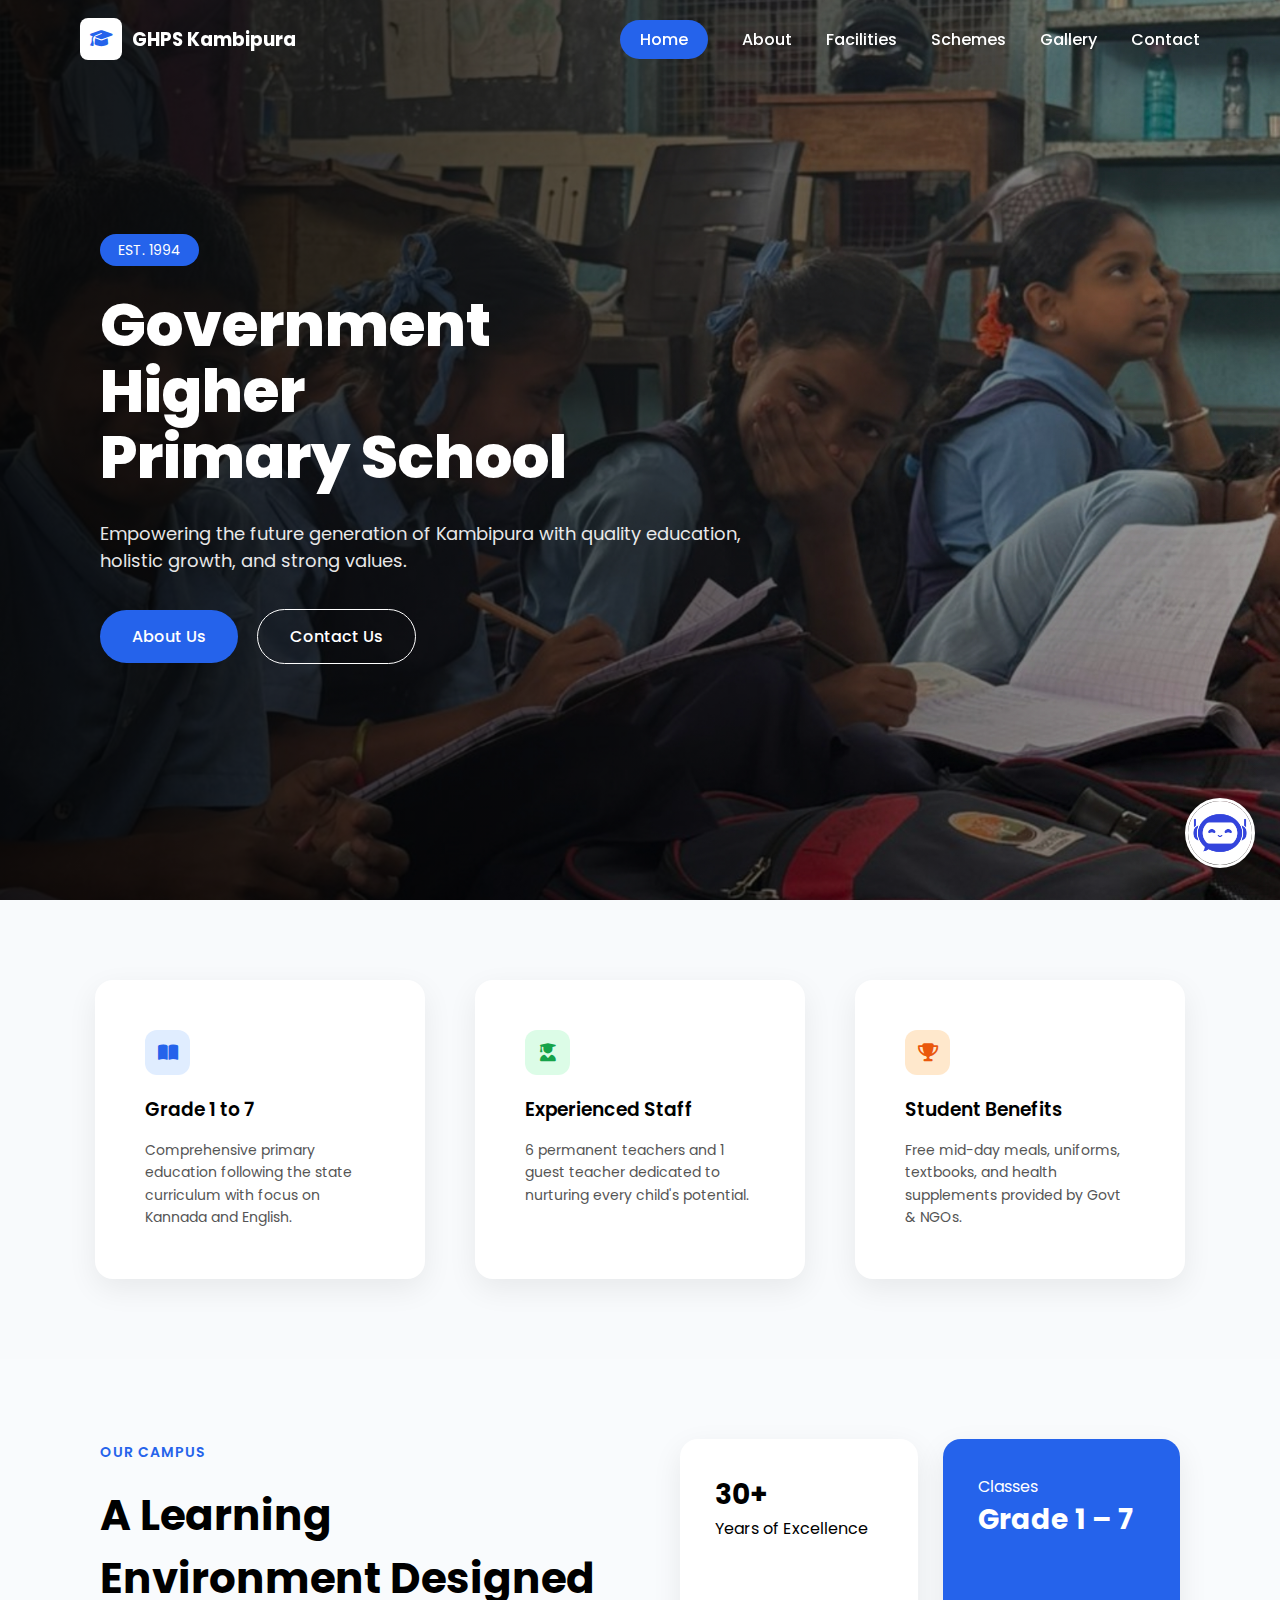
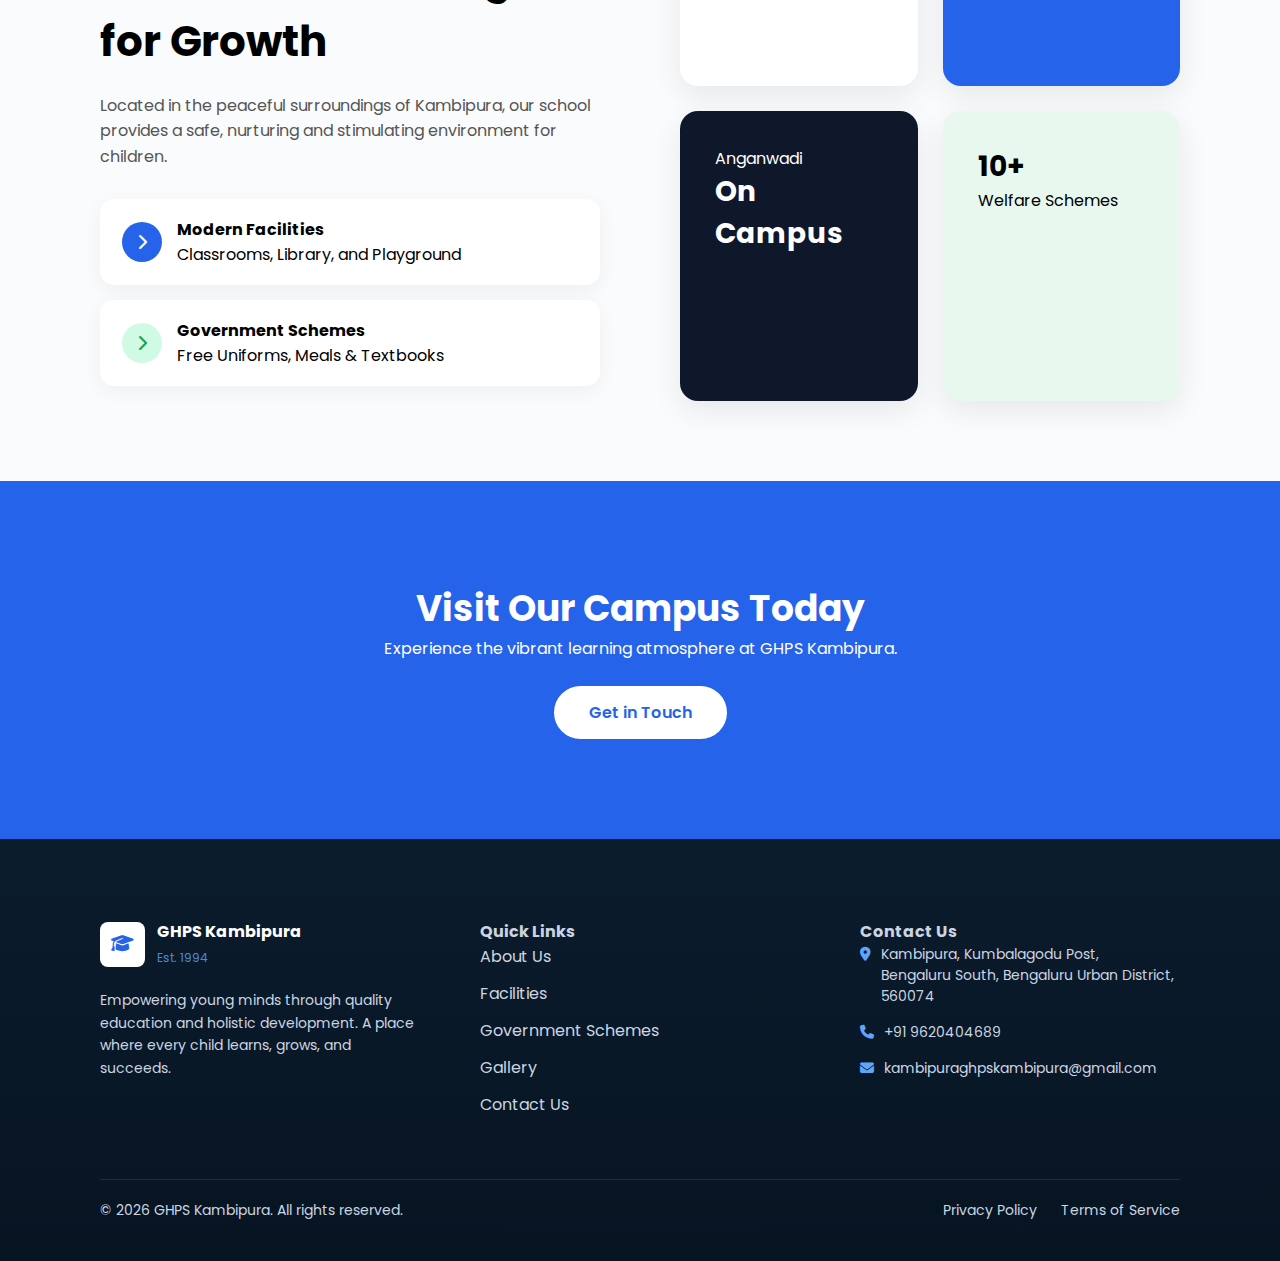
<file: frontend/index.html>
<!DOCTYPE html>
<html lang="en">

<head>
    <meta charset="UTF-8">
    <title>GHPS Kambipura</title>
    <meta name="viewport" content="width=device-width, initial-scale=1.0">

    <!-- Google Font -->
    <link href="https://fonts.googleapis.com/css2?family=Poppins:wght@300;400;500;600;700;800&display=swap"
        rel="stylesheet">

    <!-- Font Awesome -->
    <link rel="stylesheet" href="https://cdnjs.cloudflare.com/ajax/libs/font-awesome/6.5.0/css/all.min.css">

    <!-- Main CSS -->
    <link rel="stylesheet" href="index.css">

    <!-- Chatbot CSS -->
    <link rel="stylesheet" href="chatbot.css">
</head>

<body>
    <!-- ================= NAVBAR ================= -->
    <header class="navbar">
        <div class="nav-container">

            <div class="logo">
                <div class="logo-icon">
                    <i class="fas fa-graduation-cap"></i>
                </div>
                <div class="logo-text">
                    <h3>GHPS Kambipura</h3>
                </div>
            </div>

            <!-- MOBILE MENU ICON -->
            <div class="menu-toggle" onclick="toggleMenu()">
                <i class="fas fa-bars"></i>
            </div>

            <nav id="navMenu">
                <a class="active" href="index.html">Home</a>
                <a href="about.html">About</a>
                <a href="facilities.html">Facilities</a>
                <a href="schemes.html">Schemes</a>
                <a href="gallery.html">Gallery</a>
                <a href="contact.html">Contact</a>
            </nav>

        </div>
    </header>



    <!-- ================= HERO ================= -->
    <section class="hero">
        <div class="hero-overlay"></div>

        <div class="hero-content">
            <span class="est">EST. 1994</span>

            <h1>
                Government <br>Higher <br>
                Primary School
            </h1>

            <p>
                Empowering the future generation of Kambipura with quality
                education, holistic growth, and strong values.
            </p>

            <div class="hero-buttons">
                <a href="about.html" class="btn-primary">About Us</a>
                <a href="contact.html" class="btn-outline">Contact Us</a>
            </div>
        </div>
    </section>

    <!-- ================= FEATURES ================= -->
    <section class="features">

        <div class="feature-card">
            <div class="icon blue-bg">
                <i class="fas fa-book-open"></i>
            </div>
            <h3>Grade 1 to 7</h3>
            <p>
                Comprehensive primary education following the state curriculum
                with focus on Kannada and English.
            </p>
        </div>

        <div class="feature-card">
            <div class="icon green-bg">
                <i class="fas fa-user-graduate"></i>
            </div>
            <h3>Experienced Staff</h3>
            <p>
                6 permanent teachers and 1 guest teacher dedicated
                to nurturing every child's potential.
            </p>
        </div>

        <div class="feature-card">
            <div class="icon orange-bg">
                <i class="fas fa-trophy"></i>
            </div>
            <h3>Student Benefits</h3>
            <p>
                Free mid-day meals, uniforms, textbooks, and health
                supplements provided by Govt & NGOs.
            </p>
        </div>

    </section>

    <!-- ================= CAMPUS ================= -->
    <section class="campus-section">

        <div class="campus-left">

            <span class="section-label">OUR CAMPUS</span>

            <h2>A Learning Environment Designed for Growth</h2>

            <p class="campus-description">
                Located in the peaceful surroundings of Kambipura, our school provides a safe,
                nurturing and stimulating environment for children.
            </p>

            <a href="facilities.html" class="campus-feature">
                <div class="arrow-circle blue-circle">
                    <i class="fas fa-chevron-right"></i>
                </div>
                <div>
                    <h4>Modern Facilities</h4>
                    <p>Classrooms, Library, and Playground</p>
                </div>
            </a>

            <a href="schemes.html" class="campus-feature">
                <div class="arrow-circle green-circle">
                    <i class="fas fa-chevron-right"></i>
                </div>
                <div>
                    <h4>Government Schemes</h4>
                    <p>Free Uniforms, Meals & Textbooks</p>
                </div>
            </a>

        </div>

        <div class="campus-right">

            <div class="stat-card white-card">
                <h3>30+</h3>
                <p>Years of Excellence</p>
            </div>

            <div class="stat-card blue-card">
                <p class="small-text">Classes</p>
                <h3>Grade 1 – 7</h3>
            </div>

            <div class="stat-card dark-card">
                <p>Anganwadi</p>
                <h3>On Campus</h3>
            </div>

            <div class="stat-card green-card">
                <h3>10+</h3>
                <p>Welfare Schemes</p>
            </div>

        </div>

    </section>

    <!-- ================= CTA ================= -->
    <section class="cta">
        <h2>Visit Our Campus Today</h2>
        <p>Experience the vibrant learning atmosphere at GHPS Kambipura.</p>
        <a href="contact.html" class="cta-btn">Get in Touch</a>
    </section>

    <!-- ================= CHATBOT ================= -->

    <!-- Chatbot Logo -->
    <div id="chat-logo">
        <img src="images/Chatbot.jpg" alt="School Logo">
    </div>

    <!-- Chat Window -->
    <div id="chat-container">

        <div id="chat-header">
            🎓 School AI Assistant
            <span id="chat-close">✖</span>
        </div>

        <div id="chat-messages">
            <div class="bot-message">
                Hello 👋<br>
                Welcome to Government Higher Primary School, Kambipura.<br>
                How can I help you?
            </div>
        </div>

        <div id="chat-input-area">
            <div id="chat-input-row">
                <input type="text" id="chat-input" placeholder="Ask anything about school...">
                <button id="chat-send">
                    <i class="fas fa-paper-plane"></i>
                </button>
            </div>
        </div>

    </div>

    <!-- JS -->
    <script src="script.js"></script>
    <script src="chatbot.js"></script>

    <div id="footer"></div>
    <script src="include.js"></script>
    <script>
        function toggleMenu() {
            document.getElementById("navMenu").classList.toggle("mobile-open");
        }
    </script>

</body>


</html>
</file>
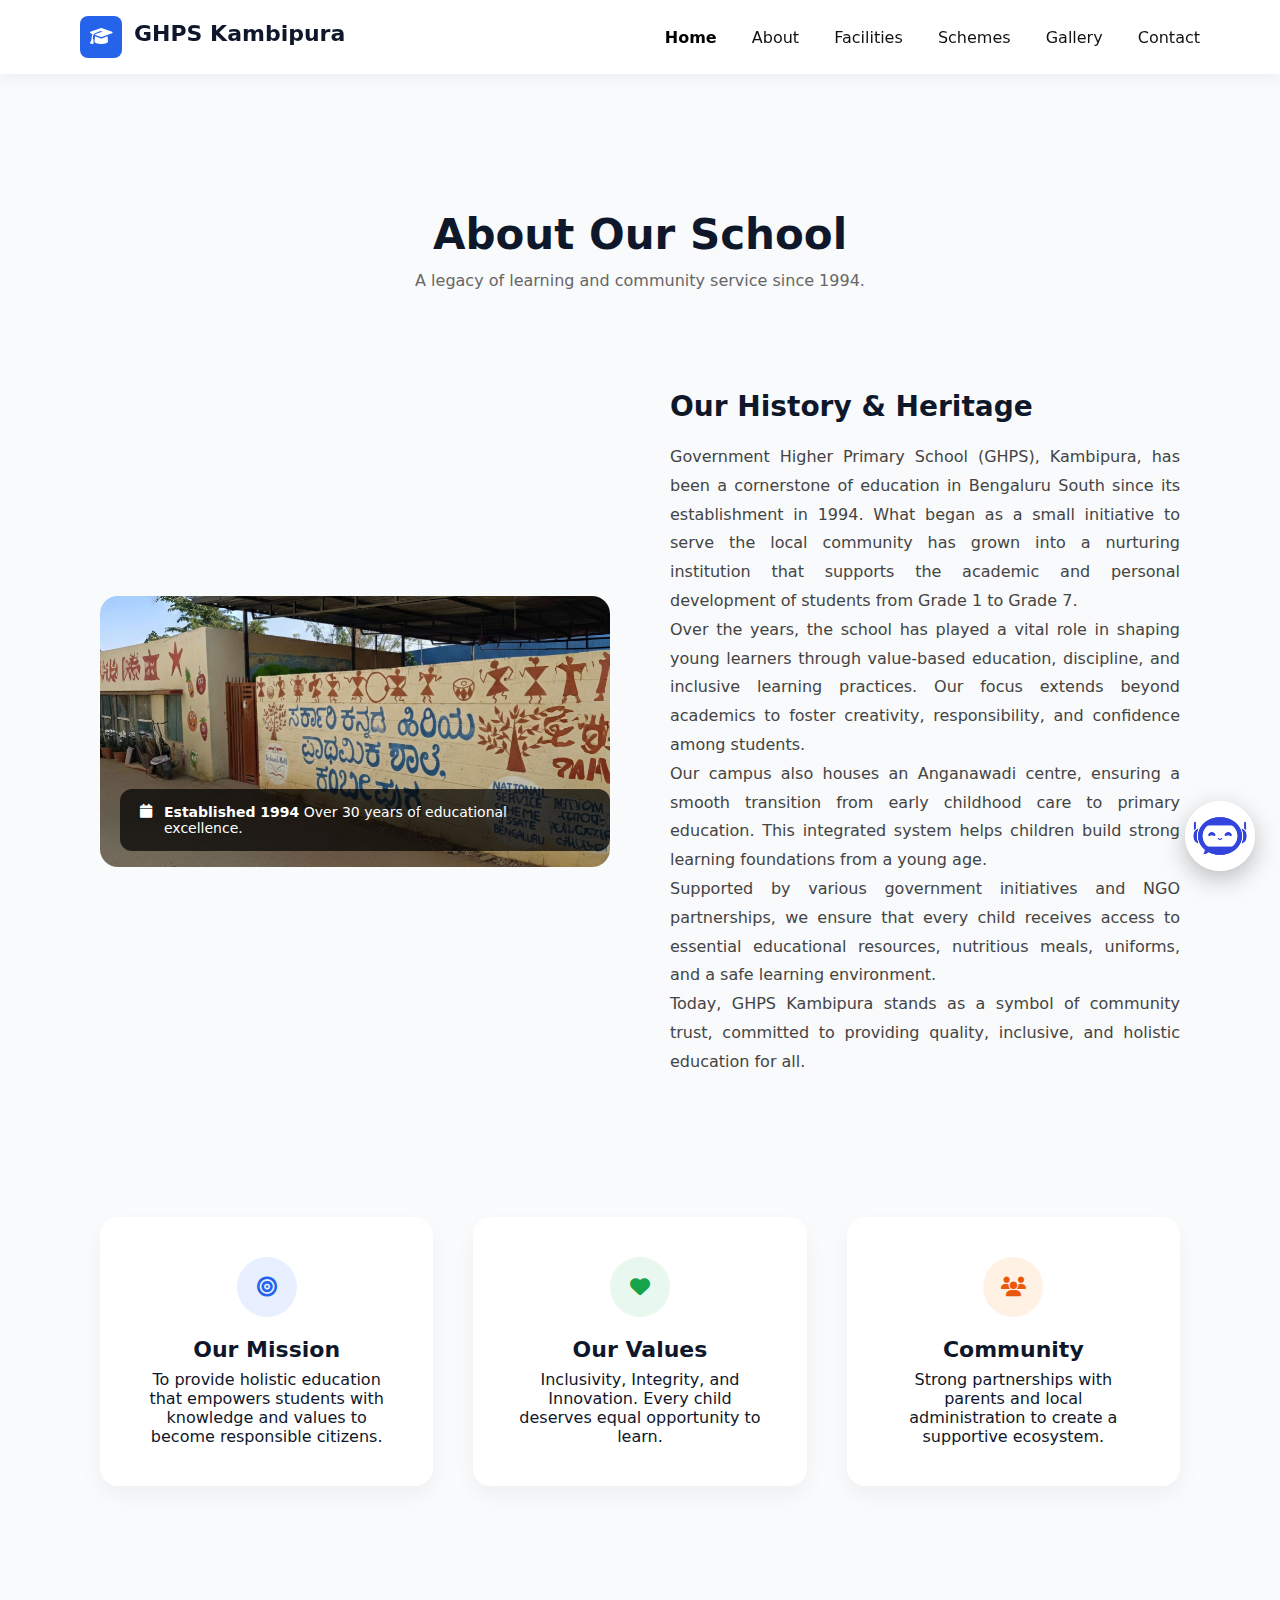
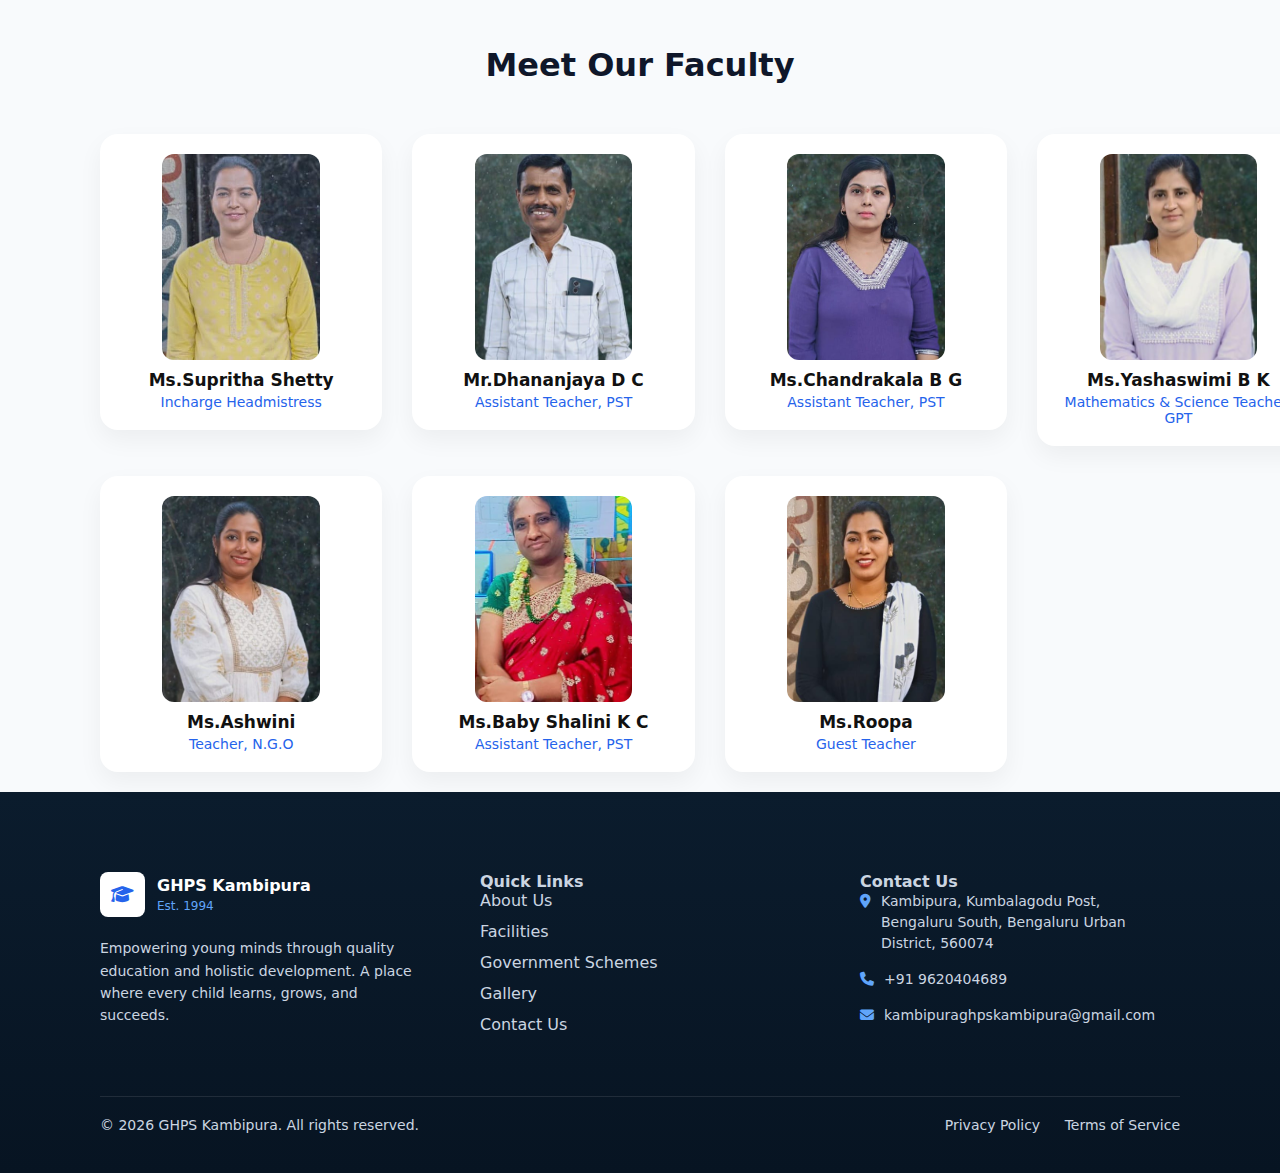
<file: frontend/about.html>
<!DOCTYPE html>
<html lang="en">

<head>
    <meta charset="UTF-8">
    <title>About - GHPS Kambipura</title>
    <meta name="viewport" content="width=device-width, initial-scale=1.0">

    <!-- Google Font -->
    <link href="https://fonts.googleapis.com/css2?family=Poppins:wght@300;400;500;600;700;800&display=swap"
        rel="stylesheet">

    <!-- Font Awesome -->
    <link rel="stylesheet" href="https://cdnjs.cloudflare.com/ajax/libs/font-awesome/6.5.0/css/all.min.css">
    <link rel="stylesheet" href="style.css">
    <link rel="stylesheet" href="chatbot.css">

</head>

<body>
    <header class="navbar">
        <div class="nav-container">

            <!-- LOGO -->
            <div class="logo">
                <div class="logo-icon">
                    <i class="fas fa-graduation-cap"></i>
                </div>
                <div class="logo-text">
                    <h3>GHPS Kambipura</h3>
                </div>
            </div>

            <!-- HAMBURGER -->
            <div class="menu-toggle" id="menuToggle">
                <i class="fas fa-bars"></i>
            </div>

            <!-- NAV MENU -->
            <nav id="navMenu">
                <a class="active" href="index.html">Home</a>
                <a href="about.html">About</a>
                <a href="facilities.html">Facilities</a>
                <a href="schemes.html">Schemes</a>
                <a href="gallery.html">Gallery</a>
                <a href="contact.html">Contact</a>
            </nav>

        </div>
    </header>

    <!-- MAIN CONTENT -->
    <section class="about-header">
        <h1>About Our School</h1>
        <p>A legacy of learning and community service since 1994.</p>
    </section>

    <section class="about-history">

        <div class="history-image">
            <img src="images/school.jpg" alt="School Image">
            <div class="image-tag">
                <i class="fas fa-calendar"></i>
                <div>
                    <strong>Established 1994</strong>
                    <span>Over 30 years of educational excellence.</span>
                </div>
            </div>
        </div>

        <div class="history-content">
            <h2>Our History & Heritage</h2>

            <p>
                Government Higher Primary School (GHPS), Kambipura, has been a cornerstone of education in Bengaluru
                South since its establishment in 1994. What began as a small initiative to serve the local community has
                grown into a nurturing institution that supports the academic and personal development of students from
                Grade 1 to Grade 7.
            </p>

            <p>
                Over the years, the school has played a vital role in shaping young learners through value-based
                education, discipline, and inclusive learning practices. Our focus extends beyond academics to foster
                creativity, responsibility, and confidence among students.
            </p>

            <p>
                Our campus also houses an Anganawadi centre, ensuring a smooth transition from early childhood care to
                primary education. This integrated system helps children build strong learning foundations from a young
                age.
            </p>

            <p>
                Supported by various government initiatives and NGO partnerships, we ensure that every child receives
                access to essential educational resources, nutritious meals, uniforms, and a safe learning environment.
            </p>

            <p>
                Today, GHPS Kambipura stands as a symbol of community trust, committed to providing quality, inclusive,
                and holistic education for all.
            </p>
        </div>


    </section>

    <!-- MISSION CARDS -->
    <section class="about-cards">

        <div class="about-card">
            <div class="card-icon blue">
                <i class="fas fa-bullseye"></i>
            </div>
            <h3>Our Mission</h3>
            <p>
                To provide holistic education that empowers students
                with knowledge and values to become responsible citizens.
            </p>
        </div>

        <div class="about-card">
            <div class="card-icon green">
                <i class="fas fa-heart"></i>
            </div>
            <h3>Our Values</h3>
            <p>
                Inclusivity, Integrity, and Innovation.
                Every child deserves equal opportunity to learn.
            </p>
        </div>

        <div class="about-card">
            <div class="card-icon orange">
                <i class="fas fa-users"></i>
            </div>
            <h3>Community</h3>
            <p>
                Strong partnerships with parents and local administration
                to create a supportive ecosystem.
            </p>
        </div>

    </section>

    <!-- ================= FACULTY SECTION ================= -->
    <section class="faculty-section">

        <h2>Meet Our Faculty</h2>

        <div class="faculty-grid">

            <div class="faculty-card">
                <img src="images/suprith.jpeg" alt="Teacher">
                <h4>Ms.Supritha Shetty</h4>
                <span>Incharge Headmistress</span>
            </div>

            <div class="faculty-card">
                <img src="images/dhana.jpeg" alt="Teacher">
                <h4>Mr.Dhananjaya D C</h4>
                <span>Assistant Teacher, PST</span>
            </div>

            <div class="faculty-card">
                <img src="images/chand.jpeg" alt="Teacher">
                <h4>Ms.Chandrakala B G</h4>
                <span>Assistant Teacher, PST</span>
            </div>

            <div class="faculty-card">
                <img src="images/yasha.jpeg" alt="Teacher">
                <h4>Ms.Yashaswimi B K</h4>
                <span>Mathematics & Science Teacher, GPT</span>
            </div>

            <div class="faculty-card">
                <img src="images/ash.jpeg" alt="Teacher">
                <h4>Ms.Ashwini</h4>
                <span>Teacher, N.G.O</span>
            </div>
            <div class="faculty-card">
                <img src="images/baby.jpeg" alt="Teacher">
                <h4>Ms.Baby Shalini K C</h4>
                <span>Assistant Teacher, PST</span>
            </div>
            <div class="faculty-card">
                <img src="images/roopa.jpeg" alt="Teacher">
                <h4>Ms.Roopa</h4>
                <span>Guest Teacher</span>
            </div>

        </div>

    </section>

    <!-- ================= CHATBOT ================= -->
    <!-- ================= CHATBOT ================= -->

    <!-- Chatbot Logo -->
    <div id="chat-logo">
        <img src="images/Chatbot.jpg" alt="School Logo">
    </div>

    <!-- Chat Window -->
    <div id="chat-container">

        <div id="chat-header">
            🎓 School AI Assistant
            <span id="chat-close">✖</span>
        </div>

        <div id="chat-messages">
            <div class="bot-message">
                Hello 👋<br>
                Welcome to Government Higher Primary School, Kambipura.<br>
                How can I help you?
            </div>
        </div>

        <div id="chat-input-area">
            <div id="chat-input-row">
                <input type="text" id="chat-input" placeholder="Ask anything about school...">
                <button id="chat-send">
                    <i class="fas fa-paper-plane"></i>
                </button>
            </div>
        </div>

    </div>


    <!-- ================= FOOTER ================= -->
    <footer class="footer">

        <div class="footer-container">

            <div class="footer-col">
                <div class="footer-logo">
                    <div class="logo-icon">
                        <i class="fas fa-graduation-cap"></i>
                    </div>
                    <div class="logo-text">
                        <h3>GHPS Kambipura</h3>
                        <span>Est. 1994</span>
                    </div>
                </div>

                <p class="footer-desc">
                    Empowering young minds through quality education and holistic development.
                    A place where every child learns, grows, and succeeds.
                </p>
            </div>

            <div class="footer-col">
                <h4>Quick Links</h4>
                <ul class="footer-links-list">
                    <li><a href="about.html">About Us</a></li>
                    <li><a href="facilities.html">Facilities</a></li>
                    <li><a href="schemes.html">Government Schemes</a></li>
                    <li><a href="gallery.html">Gallery</a></li>
                    <li><a href="contact.html">Contact Us</a></li>
                </ul>
            </div>

            <div class="footer-col">
                <h4>Contact Us</h4>

                <div class="contact-item">
                    <i class="fas fa-location-dot"></i>
                    <span>
                        Kambipura, Kumbalagodu Post,<br>
                        Bengaluru South, Bengaluru Urban District, 560074
                    </span>
                </div>

                <div class="contact-item">
                    <i class="fas fa-phone"></i>
                    <span>+91 9620404689</span>
                </div>

                <div class="contact-item">
                    <i class="fas fa-envelope"></i>
                    <span>kambipuraghpskambipura@gmail.com</span>
                </div>
            </div>

        </div>

        <div class="footer-bottom">
            <p>© 2026 GHPS Kambipura. All rights reserved.</p>

            <div class="footer-bottom-links">
                <a href="#">Privacy Policy</a>
                <a href="#">Terms of Service</a>
            </div>
        </div>

    </footer>
    <!-- Chatbot JS -->
    <script src="chatbot.js"></script>
    <script>
        // MOBILE MENU TOGGLE
        document.addEventListener("DOMContentLoaded", function () {

            const menuToggle = document.getElementById("menuToggle");
            const navMenu = document.getElementById("navMenu");

            if (menuToggle) {
                menuToggle.addEventListener("click", function () {
                    navMenu.classList.toggle("active");
                });
            }

        });
    </script>

</body>

</html>
</file>
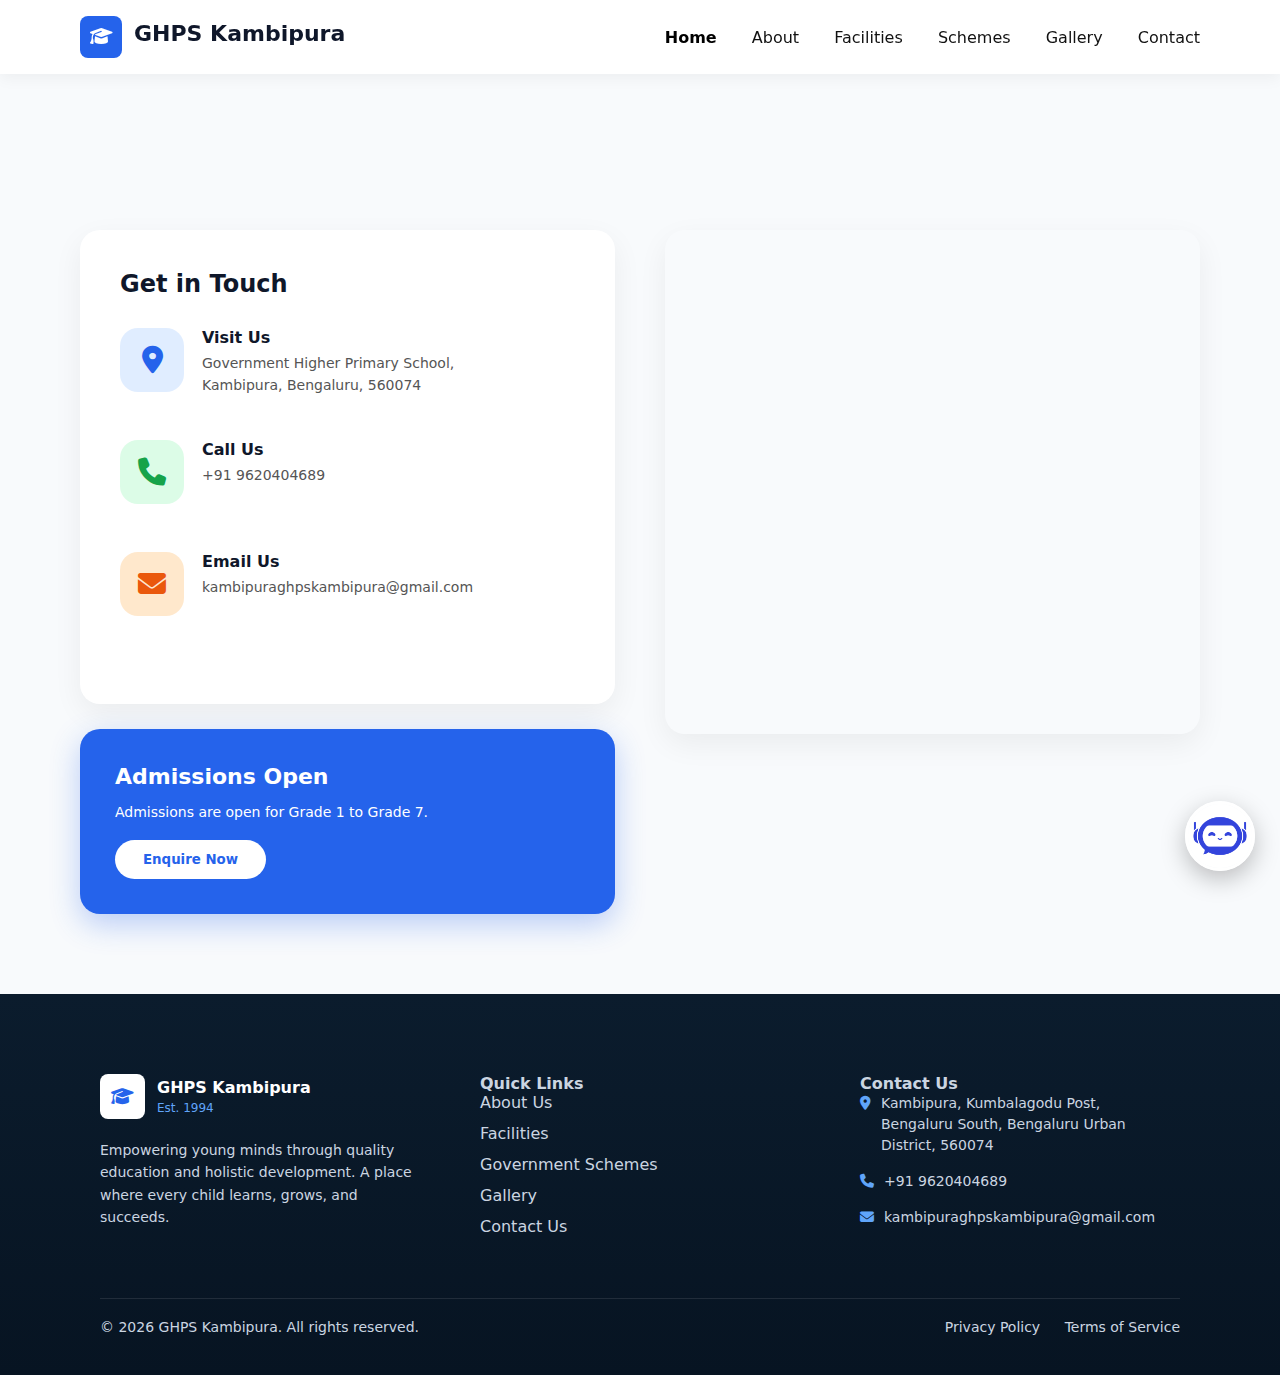
<file: frontend/contact.html>
<!DOCTYPE html>
<html lang="en">

<head>
    <meta charset="UTF-8">
    <title>GHPS Kambipura</title>
    <meta name="viewport" content="width=device-width, initial-scale=1.0">

    <!-- Google Font -->
    <link href="https://fonts.googleapis.com/css2?family=Poppins:wght@300;400;500;600;700;800&display=swap"
        rel="stylesheet">

    <!-- Font Awesome -->
    <link rel="stylesheet" href="https://cdnjs.cloudflare.com/ajax/libs/font-awesome/6.5.0/css/all.min.css">

    <link rel="stylesheet" href="style.css">
    <link rel="stylesheet" href="chatbot.css">

</head>

<body>

    <header class="navbar">
        <div class="nav-container">

            <!-- LOGO -->
            <div class="logo">
                <div class="logo-icon">
                    <i class="fas fa-graduation-cap"></i>
                </div>
                <div class="logo-text">
                    <h3>GHPS Kambipura</h3>
                </div>
            </div>

            <!-- HAMBURGER -->
            <div class="menu-toggle" id="menuToggle">
                <i class="fas fa-bars"></i>
            </div>

            <!-- NAV MENU -->
            <nav id="navMenu">
                <a class="active" href="index.html">Home</a>
                <a href="about.html">About</a>
                <a href="facilities.html">Facilities</a>
                <a href="schemes.html">Schemes</a>
                <a href="gallery.html">Gallery</a>
                <a href="contact.html">Contact</a>
            </nav>

        </div>
    </header>

    <main class="main">

        <section class="left">
            <div class="card">
                <h2>Get in Touch</h2>

                <div class="info">
                    <div class="icon blue"><i class="fa-solid fa-location-dot"></i></div>
                    <div>
                        <h4>Visit Us</h4>
                        <p>
                            Government Higher Primary School,<br>
                            Kambipura, Bengaluru, 560074
                        </p>
                    </div>
                </div>

                <div class="info">
                    <div class="icon green"><i class="fa-solid fa-phone"></i></div>
                    <div>
                        <h4>Call Us</h4>
                        <p>+91 9620404689</p>
                    </div>
                </div>

                <div class="info">
                    <div class="icon orange"><i class="fa-solid fa-envelope"></i></div>
                    <div>
                        <h4>Email Us</h4>
                        <p>kambipuraghpskambipura@gmail.com</p>
                    </div>
                </div>

            </div>

            <div class="admission">
                <h3>Admissions Open</h3>
                <p>Admissions are open for Grade 1 to Grade 7.</p>
                <button id="enquireBtn">Enquire Now</button>
            </div>
        </section>

        <section class="right">
            <div class="map">
                <iframe
                    src="https://www.google.com/maps?q=12.872078162633832,77.46190587861561&z=19&output=embed"></iframe>
            </div>
        </section>

    </main>

    <!-- ================= ENQUIRY POPUP ================= -->

    <div id="enquiryPopup" class="popup">
        <div class="popup-box">
            <span id="closePopup">&times;</span>
            <h2>Admission Enquiry</h2>

            <form id="enquiryForm">

                <input type="text" name="parent_name" placeholder="Parent Name" required>

                <input type="text" name="student_name" placeholder="Student Name" required>

                <input type="tel" name="phone" placeholder="Phone Number" required>

                <input type="text" name="class_interest" placeholder="Class Interested" required>

                <textarea name="message" placeholder="Your Message"></textarea>

                <button type="submit" class="submit-btn">Submit</button>

            </form>
        </div>
    </div>

    <!-- ================= SUCCESS POPUP ================= -->

    <div id="successPopup" class="popup">
        <div class="success-box">

            <div class="success-icon">
                <i class="fas fa-check-circle"></i>
            </div>

            <h2>Enquiry Submitted!</h2>
            <p>Thank you for contacting GHPS Kambipura.<br>We will reach out to you soon.</p>

            <button id="closeSuccess" class="success-btn">
                Done
            </button>

        </div>
    </div>
    <!-- ================= CHATBOT ================= -->

    <!-- Chatbot Logo -->
    <div id="chat-logo">
        <img src="images/Chatbot.jpg" alt="School Logo">
    </div>

    <!-- Chat Window -->
    <div id="chat-container">

        <div id="chat-header">
            🎓 School AI Assistant
            <span id="chat-close">✖</span>
        </div>

        <div id="chat-messages">
            <div class="bot-message">
                Hello 👋<br>
                Welcome to Government Higher Primary School, Kambipura.<br>
                How can I help you?
            </div>
        </div>

        <div id="chat-input-area">
            <div id="chat-input-row">
                <input type="text" id="chat-input" placeholder="Ask anything about school...">
                <button id="chat-send">
                    <i class="fas fa-paper-plane"></i>
                </button>
            </div>
        </div>

    </div>
    <script>

        document.getElementById("enquireBtn").onclick = function () {
            document.getElementById("enquiryPopup").style.display = "flex";
        }

        document.getElementById("closePopup").onclick = function () {
            document.getElementById("enquiryPopup").style.display = "none";
        }

        document.getElementById("closeSuccess").onclick = function () {
            document.getElementById("successPopup").style.display = "none";
        }


        document.getElementById("enquiryForm").addEventListener("submit", async function (e) {

            e.preventDefault();

            const formData = new FormData(this);

            try {

                const response = await fetch("http://127.0.0.1:5000/submit-enquiry", {
                    method: "POST",
                    body: formData
                });

                const result = await response.text();

                if (result === "success") {
                    document.getElementById("enquiryPopup").style.display = "none";
                    document.getElementById("successPopup").style.display = "flex";
                    this.reset();
                }

            } catch (error) {
                alert("Backend not running!");
            }
        });
        // MOBILE MENU TOGGLE
        document.addEventListener("DOMContentLoaded", function () {

            const menuToggle = document.getElementById("menuToggle");
            const navMenu = document.getElementById("navMenu");

            if (menuToggle) {
                menuToggle.addEventListener("click", function () {
                    navMenu.classList.toggle("active");
                });
            }

        });
    </script>
    <script src="chatbot.js"></script>
</body>
<!-- Footer -->
<div id="footer"></div>
<script src="include.js"></script>

</html>
</file>
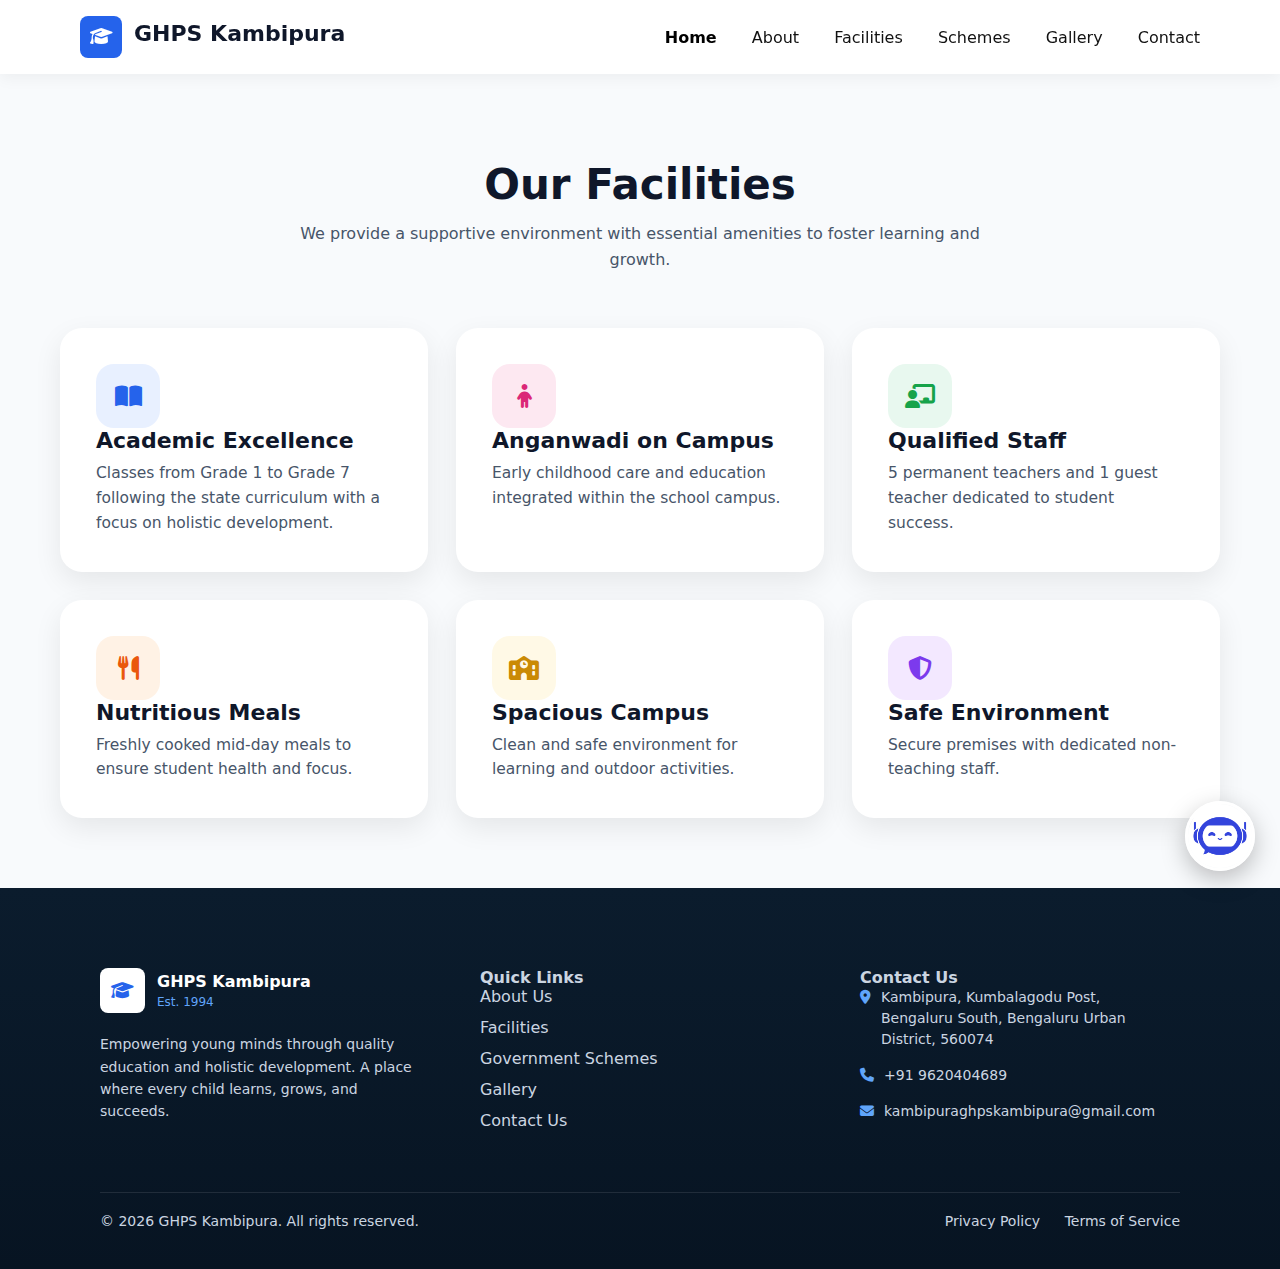
<file: frontend/facilities.html>
<!DOCTYPE html>
<html lang="en">

<head>
    <meta charset="UTF-8" />
    <title>GHPS Kambipura | Facilities</title>
    <meta name="viewport" content="width=device-width, initial-scale=1.0" />

    <!-- Google Font -->
    <link href="https://fonts.googleapis.com/css2?family=Poppins:wght@400;500;600;700&display=swap" rel="stylesheet">

    <!-- Font Awesome -->
    <link rel="stylesheet" href="https://cdnjs.cloudflare.com/ajax/libs/font-awesome/6.5.0/css/all.min.css">
    <link rel="stylesheet" href="style.css" />
    <link rel="stylesheet" href="chatbot.css" />

</head>

<body>

    <!-- ================= WHITE NAVBAR ================= -->
    <header class="navbar">
        <div class="nav-container">

            <!-- LOGO -->
            <div class="logo">
                <div class="logo-icon">
                    <i class="fas fa-graduation-cap"></i>
                </div>
                <div class="logo-text">
                    <h3>GHPS Kambipura</h3>
                </div>
            </div>

            <!-- HAMBURGER -->
            <div class="menu-toggle" id="menuToggle">
                <i class="fas fa-bars"></i>
            </div>

            <!-- NAV MENU -->
            <nav id="navMenu">
                <a class="active" href="index.html">Home</a>
                <a href="about.html">About</a>
                <a href="facilities.html">Facilities</a>
                <a href="schemes.html">Schemes</a>
                <a href="gallery.html">Gallery</a>
                <a href="contact.html">Contact</a>
            </nav>

        </div>
    </header>
    <!-- FACILITIES SECTION -->
    <section class="facilities">
        <h1>Our Facilities</h1>
        <p class="subtitle">
            We provide a supportive environment with essential amenities to foster learning and growth.
        </p>

        <div class="facilities-grid">

            <div class="facility-card">
                <div class="facility-icon blue">
                    <i class="fas fa-book-open"></i>
                </div>
                <h3>Academic Excellence</h3>
                <p>
                    Classes from Grade 1 to Grade 7 following the state curriculum with a focus on holistic development.
                </p>
            </div>

            <div class="facility-card">
                <div class="facility-icon pink">
                    <i class="fas fa-child"></i>
                </div>
                <h3>Anganwadi on Campus</h3>
                <p>
                    Early childhood care and education integrated within the school campus.
                </p>
            </div>

            <div class="facility-card">
                <div class="facility-icon green">
                    <i class="fas fa-chalkboard-teacher"></i>
                </div>
                <h3>Qualified Staff</h3>
                <p>
                    5 permanent teachers and 1 guest teacher dedicated to student success.
                </p>
            </div>

            <div class="facility-card">
                <div class="facility-icon orange">
                    <i class="fas fa-utensils"></i>
                </div>
                <h3>Nutritious Meals</h3>
                <p>
                    Freshly cooked mid-day meals to ensure student health and focus.
                </p>
            </div>

            <div class="facility-card">
                <div class="facility-icon yellow">
                    <i class="fas fa-school"></i>
                </div>
                <h3>Spacious Campus</h3>
                <p>
                    Clean and safe environment for learning and outdoor activities.
                </p>
            </div>

            <div class="facility-card">
                <div class="facility-icon purple">
                    <i class="fas fa-shield-alt"></i>
                </div>
                <h3>Safe Environment</h3>
                <p>
                    Secure premises with dedicated non-teaching staff.
                </p>
            </div>

        </div>

    </section>
    <!-- ================= CHATBOT ================= -->

    <!-- Chatbot Logo -->
    <div id="chat-logo">
        <img src="images/Chatbot.jpg" alt="School Logo">
    </div>

    <!-- Chat Window -->
    <div id="chat-container">

        <div id="chat-header">
            🎓 School AI Assistant
            <span id="chat-close">✖</span>
        </div>

        <div id="chat-messages">
            <div class="bot-message">
                Hello 👋<br>
                Welcome to Government Higher Primary School, Kambipura.<br>
                How can I help you?
            </div>
        </div>

        <div id="chat-input-area">
            <div id="chat-input-row">
                <input type="text" id="chat-input" placeholder="Ask anything about school...">
                <button id="chat-send">
                    <i class="fas fa-paper-plane"></i>
                </button>
            </div>
        </div>

    </div>



    <!-- Footer -->
    <div id="footer"></div>
    <script src="include.js"></script>
    <script>
        // MOBILE MENU TOGGLE
        document.addEventListener("DOMContentLoaded", function () {

            const menuToggle = document.getElementById("menuToggle");
            const navMenu = document.getElementById("navMenu");

            if (menuToggle) {
                menuToggle.addEventListener("click", function () {
                    navMenu.classList.toggle("active");
                });
            }

        });
    </script>

    <!-- Chatbot JS -->
    <script src="chatbot.js"></script>

</body>

</html>
</file>
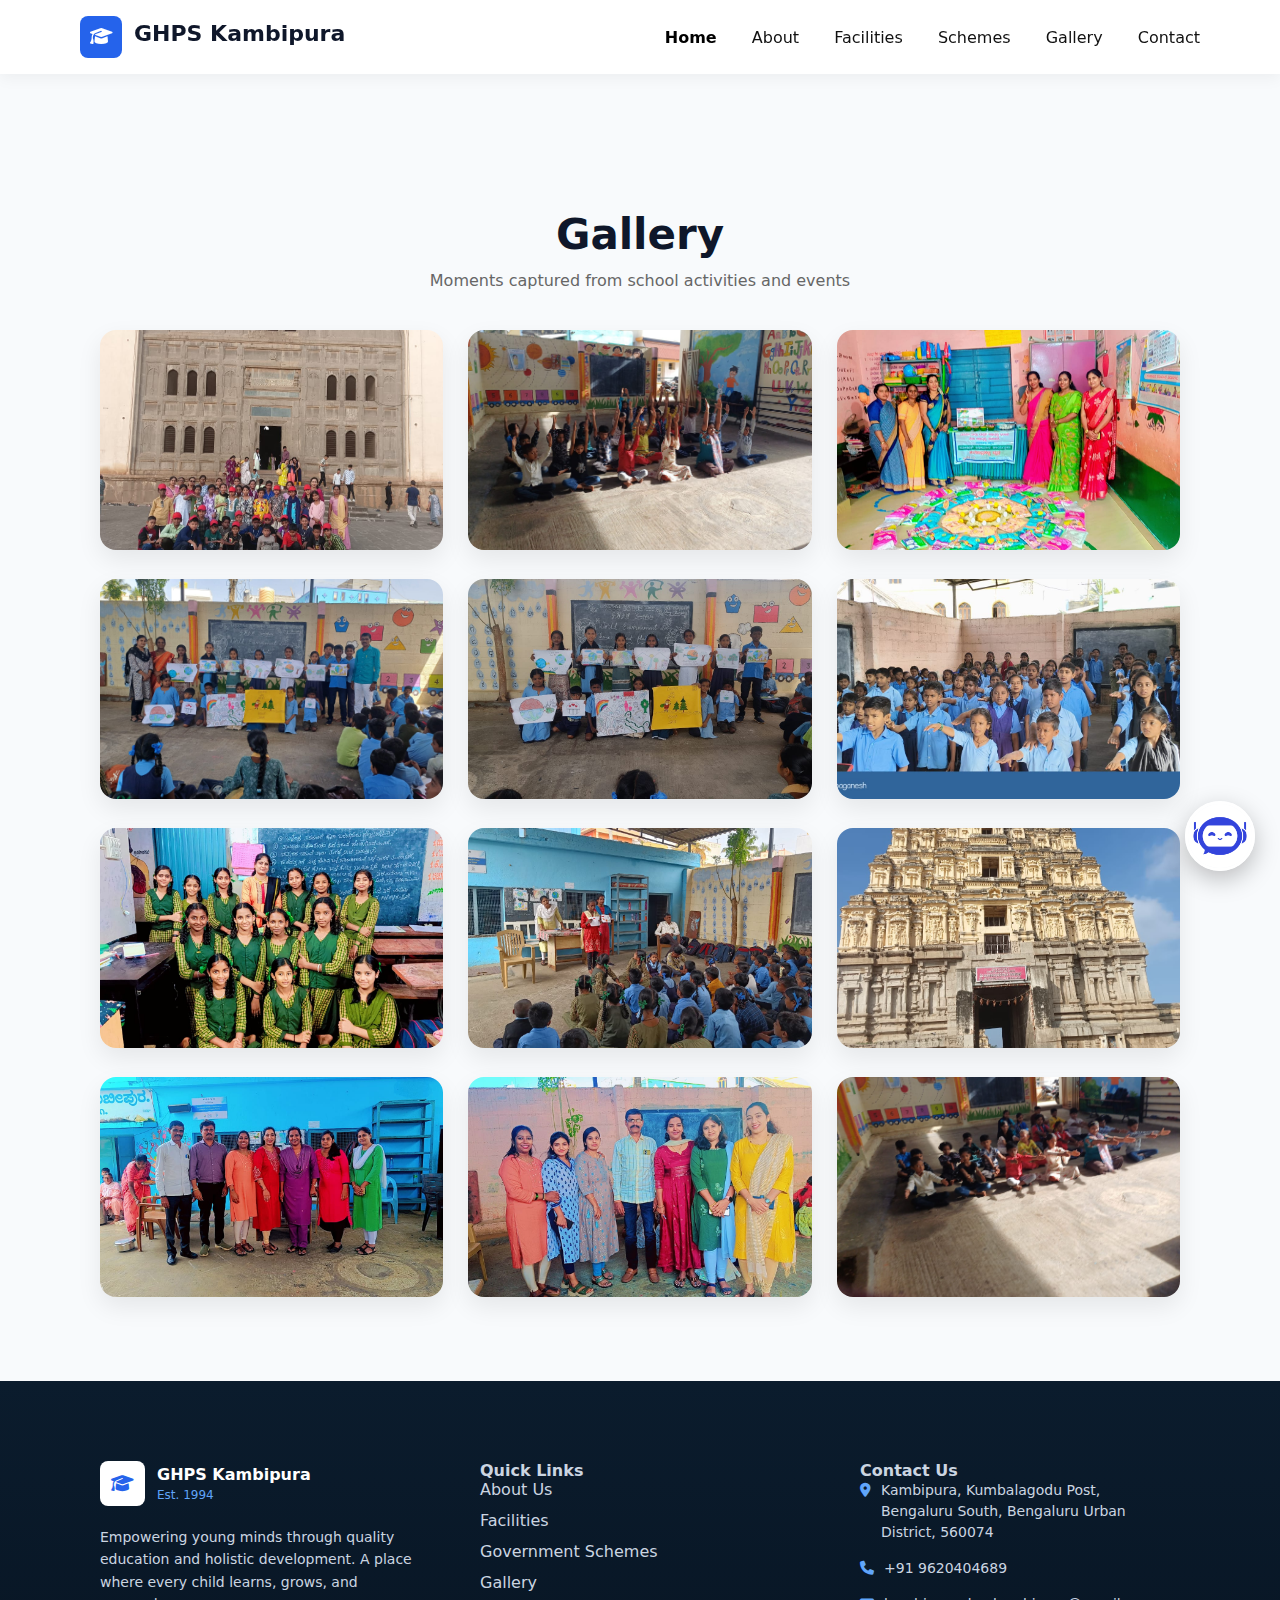
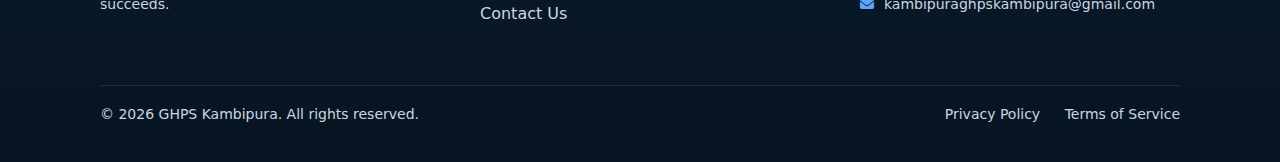
<file: frontend/gallery.html>
<!DOCTYPE html>
<html lang="en">

<head>
    <meta charset="UTF-8">
    <title>Gallery – GHPS Kambipura</title>
    <meta name="viewport" content="width=device-width, initial-scale=1.0">

    <!-- Google Font -->
    <link href="https://fonts.googleapis.com/css2?family=Poppins:wght@400;500;600;700&display=swap" rel="stylesheet">

    <!-- Font Awesome -->
    <link rel="stylesheet" href="https://cdnjs.cloudflare.com/ajax/libs/font-awesome/6.5.0/css/all.min.css">
    <link rel="stylesheet" href="style.css">
    <link rel="stylesheet" href="chatbot.css">

</head>

<body>

    <!-- ================= WHITE NAVBAR ================= -->
    <header class="navbar">
        <div class="nav-container">

            <!-- LOGO -->
            <div class="logo">
                <div class="logo-icon">
                    <i class="fas fa-graduation-cap"></i>
                </div>
                <div class="logo-text">
                    <h3>GHPS Kambipura</h3>
                </div>
            </div>

            <!-- HAMBURGER -->
            <div class="menu-toggle" id="menuToggle">
                <i class="fas fa-bars"></i>
            </div>

            <!-- NAV MENU -->
            <nav id="navMenu">
                <a class="active" href="index.html">Home</a>
                <a href="about.html">About</a>
                <a href="facilities.html">Facilities</a>
                <a href="schemes.html">Schemes</a>
                <a href="gallery.html">Gallery</a>
                <a href="contact.html">Contact</a>
            </nav>

        </div>
    </header>

    <!-- ===== PAGE TITLE ===== -->
    <section class="page-title">
        <h1>Gallery</h1>
        <p>Moments captured from school activities and events</p>
    </section>

    <!-- ===== GALLERY GRID ===== -->
    <section class="gallery">
        <div class="gallery-grid">

            <div class="gallery-item">
                <img src="images/1.jpg" alt="Gallery Image">
            </div>
            <div class="gallery-item">
                <img src="images/2.jpg" alt="Gallery Image">
            </div>
            <div class="gallery-item">
                <img src="images/3.jpg" alt="Gallery Image">
            </div>
            <div class="gallery-item">
                <img src="images/4.jpg" alt="Gallery Image">
            </div>
            <div class="gallery-item">
                <img src="images/5.jpg" alt="Gallery Image">
            </div>
            <div class="gallery-item">
                <img src="images/6.jpg" alt="Gallery Image">
            </div>
            <div class="gallery-item">
                <img src="images/7.jpg" alt="Gallery Image">
            </div>
            <div class="gallery-item">
                <img src="images/8.jpg" alt="Gallery Image">
            </div>
            <div class="gallery-item">
                <img src="images/9.jpg" alt="Gallery Image">
            </div>
            <div class="gallery-item">
                <img src="images/10.jpg" alt="Gallery Image">
            </div>
            <div class="gallery-item">
                <img src="images/11.jpg" alt="Gallery Image">
            </div>
            <div class="gallery-item">
                <img src="images/12.jpg" alt="Gallery Image">
            </div>

        </div>
    </section>
    <!-- ================= CHATBOT ================= -->

    <!-- Chatbot Logo -->
    <div id="chat-logo">
        <img src="images/Chatbot.jpg" alt="School Logo">
    </div>

    <!-- Chat Window -->
    <div id="chat-container">

        <div id="chat-header">
            🎓 School AI Assistant
            <span id="chat-close">✖</span>
        </div>

        <div id="chat-messages">
            <div class="bot-message">
                Hello 👋<br>
                Welcome to Government Higher Primary School, Kambipura.<br>
                How can I help you?
            </div>
        </div>

        <div id="chat-input-area">
            <div id="chat-input-row">
                <input type="text" id="chat-input" placeholder="Ask anything about school...">
                <button id="chat-send">
                    <i class="fas fa-paper-plane"></i>
                </button>
            </div>
        </div>

    </div>


    <div id="footer"></div>
    <script src="include.js"></script>
    <script src="chatbot.js"></script>
    <script>
        // MOBILE MENU TOGGLE
        document.addEventListener("DOMContentLoaded", function () {

            const menuToggle = document.getElementById("menuToggle");
            const navMenu = document.getElementById("navMenu");

            if (menuToggle) {
                menuToggle.addEventListener("click", function () {
                    navMenu.classList.toggle("active");
                });
            }

        });
    </script>


</body>

</html>
</file>
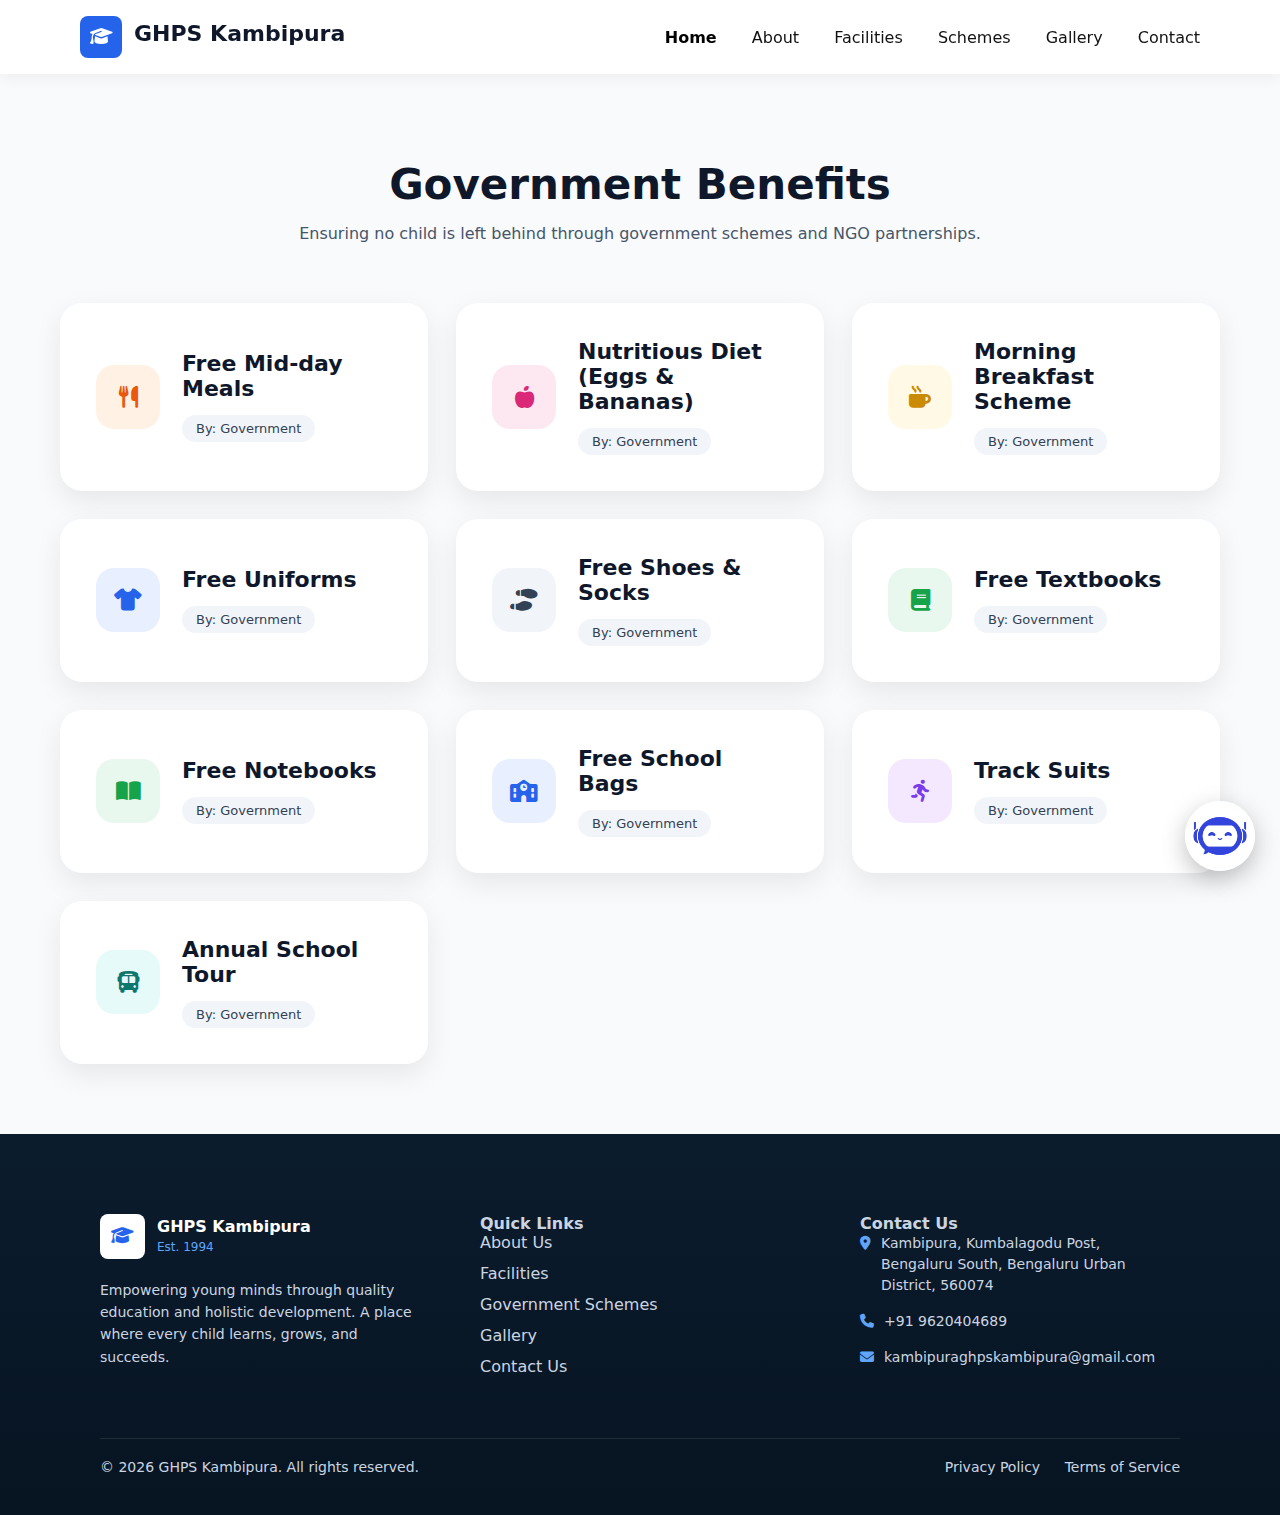
<file: frontend/schemes.html>
<!DOCTYPE html>
<html lang="en">

<head>
    <meta charset="UTF-8" />
    <title>Government Benefits | GHPS</title>
    <meta name="viewport" content="width=device-width, initial-scale=1.0" />

    <!-- Google Font -->
    <link href="https://fonts.googleapis.com/css2?family=Poppins:wght@400;500;600;700&display=swap" rel="stylesheet">

    <!-- Font Awesome -->
    <link rel="stylesheet" href="https://cdnjs.cloudflare.com/ajax/libs/font-awesome/6.5.0/css/all.min.css">

    <link rel="stylesheet" href="style.css" />
    <link rel="stylesheet" href="chatbot.css" />
</head>

<body>

    <header class="navbar">
        <div class="nav-container">

            <!-- LOGO -->
            <div class="logo">
                <div class="logo-icon">
                    <i class="fas fa-graduation-cap"></i>
                </div>
                <div class="logo-text">
                    <h3>GHPS Kambipura</h3>
                </div>
            </div>

            <!-- HAMBURGER -->
            <div class="menu-toggle" id="menuToggle">
                <i class="fas fa-bars"></i>
            </div>

            <!-- NAV MENU -->
            <nav id="navMenu">
                <a class="active" href="index.html">Home</a>
                <a href="about.html">About</a>
                <a href="facilities.html">Facilities</a>
                <a href="schemes.html">Schemes</a>
                <a href="gallery.html">Gallery</a>
                <a href="contact.html">Contact</a>
            </nav>

        </div>
    </header>

    <!-- ================= SCHEMES ================= -->
    <section class="schemes">
        <h1>Government Benefits</h1>
        <p class="subtitle">
            Ensuring no child is left behind through government schemes and NGO partnerships.
        </p>

        <div class="schemes-grid">

            <div class="scheme-card">
                <div class="scheme-icon orange">
                    <i class="fas fa-utensils"></i>
                </div>
                <div>
                    <h3>Free Mid-day Meals</h3>
                    <span class="tag">By: Government</span>
                </div>
            </div>

            <div class="scheme-card">
                <div class="scheme-icon pink">
                    <i class="fas fa-apple-alt"></i>
                </div>
                <div>
                    <h3>Nutritious Diet (Eggs & Bananas)</h3>
                    <span class="tag">By: Government</span>
                </div>
            </div>

            <div class="scheme-card">
                <div class="scheme-icon yellow">
                    <i class="fas fa-mug-hot"></i>
                </div>
                <div>
                    <h3>Morning Breakfast Scheme</h3>
                    <span class="tag">By: Government</span>
                </div>
            </div>

            <div class="scheme-card">
                <div class="scheme-icon blue">
                    <i class="fas fa-tshirt"></i>
                </div>
                <div>
                    <h3>Free Uniforms</h3>
                    <span class="tag">By: Government</span>
                </div>
            </div>

            <div class="scheme-card">
                <div class="scheme-icon gray">
                    <i class="fas fa-shoe-prints"></i>
                </div>
                <div>
                    <h3>Free Shoes & Socks</h3>
                    <span class="tag">By: Government</span>
                </div>
            </div>

            <a href="https://textbooks.karnataka.gov.in/textbooks/en/1000enenenen" class="scheme-card link-card">

                <div class="scheme-icon green">
                    <i class="fas fa-book"></i>
                </div>

                <div>
                    <h3>Free Textbooks</h3>
                    <span class="tag">By: Government</span>
                </div>

            </a>


            <div class="scheme-card">
                <div class="scheme-icon green">
                    <i class="fas fa-book-open"></i>
                </div>
                <div>
                    <h3>Free Notebooks</h3>
                    <span class="tag">By: Government</span>
                </div>
            </div>

            <div class="scheme-card">
                <div class="scheme-icon blue">
                    <i class="fas fa-school"></i>
                </div>
                <div>
                    <h3>Free School Bags</h3>
                    <span class="tag">By: Government</span>
                </div>
            </div>

            <div class="scheme-card">
                <div class="scheme-icon purple">
                    <i class="fas fa-running"></i>
                </div>
                <div>
                    <h3>Track Suits</h3>
                    <span class="tag">By: Government</span>
                </div>
            </div>

            <div class="scheme-card">
                <div class="scheme-icon teal">
                    <i class="fas fa-bus"></i>
                </div>
                <div>
                    <h3>Annual School Tour</h3>
                    <span class="tag">By: Government</span>
                </div>
            </div>

        </div>
    </section>
    <!-- ================= CHATBOT ================= -->

    <!-- Chatbot Logo -->
    <div id="chat-logo">
        <img src="images/Chatbot.jpg" alt="School Logo">
    </div>

    <!-- Chat Window -->
    <div id="chat-container">

        <div id="chat-header">
            🎓 School AI Assistant
            <span id="chat-close">✖</span>
        </div>

        <div id="chat-messages">
            <div class="bot-message">
                Hello 👋<br>
                Welcome to Government Higher Primary School, Kambipura.<br>
                How can I help you?
            </div>
        </div>

        <div id="chat-input-area">
            <div id="chat-input-row">
                <input type="text" id="chat-input" placeholder="Ask anything about school...">
                <button id="chat-send">
                    <i class="fas fa-paper-plane"></i>
                </button>
            </div>
        </div>

    </div>



    <!-- Footer -->
    <div id="footer"></div>
    <script src="include.js"></script>
    <script>
        // MOBILE MENU TOGGLE
        document.addEventListener("DOMContentLoaded", function () {

            const menuToggle = document.getElementById("menuToggle");
            const navMenu = document.getElementById("navMenu");

            if (menuToggle) {
                menuToggle.addEventListener("click", function () {
                    navMenu.classList.toggle("active");
                });
            }

        });
    </script>


    <!-- Chatbot JS -->
    <script src="chatbot.js"></script>

</body>


</html>
</file>
<file: frontend/index.css>
/* ================= GLOBAL ================= */
* {
    margin: 0;
    padding: 0;
    box-sizing: border-box;
    font-family: 'Poppins', sans-serif;
}

body {
    scroll-behavior: smooth;
    overflow-x: hidden;
}

/* ================= NAVBAR ================= */
.navbar {
    position: fixed;
    top: 0;
    left: 0;
    width: 100%;
    padding: 18px 80px;
    z-index: 1000;
    transition: all 0.3s ease;
    background: transparent;
}

.nav-container {
    display: flex;
    justify-content: space-between;
    align-items: center;
}

/* Logo */
.logo {
    display: flex;
    align-items: center;
    gap: 12px;
}

.logo-icon {
    width: 42px;
    height: 42px;
    background: white;
    color: #2563eb;
    border-radius: 8px;
    display: flex;
    align-items: center;
    justify-content: center;
    font-size: 18px;
    transition: 0.3s;
}

.logo-text h3,
.logo-text span {
    color: white;
    transition: 0.3s;
}

.logo-text h1 {
    font-size: 16px;
    font-weight: 700;
}

.logo-text span {
    font-size: 12px;
    opacity: 0.8;
}

/* Nav links */
nav a {
    color: white;
    text-decoration: none;
    margin-left: 30px;
    font-weight: 500;
    transition: 0.3s ease;
}

nav a:hover {
    opacity: 0.7;
}

nav .active {
    background: white;
    color: #2563eb;
    padding: 8px 20px;
    border-radius: 30px;
}

/* Navbar when scrolling */
.navbar.scrolled {
    background: rgba(255, 255, 255, 0.95);
    backdrop-filter: blur(8px);
    box-shadow: 0 5px 20px rgba(0, 0, 0, 0.08);
    padding: 14px 80px;
}

.navbar.scrolled nav a,
.navbar.scrolled .logo-text h3,
.navbar.scrolled .logo-text span {
    color: #111;
}

nav .active {
    background: #2563eb;
    color: white;
    padding: 8px 20px;
    border-radius: 30px;
}


.navbar.scrolled .logo-icon {
    background: #2563eb;
    color: white;
}

/* ================= HERO ================= */
.hero {
    height: 100vh;
    background: url("images/student1.jpg") center/cover no-repeat;
    position: relative;
    display: flex;
    align-items: center;
}

.hero-overlay {
    position: absolute;
    inset: 0;
    background: linear-gradient(to right, rgba(0, 0, 0, 0.85), rgba(0, 0, 0, 0));
}

.hero-content {
    position: relative;
    color: white;
    max-width: 650px;
    margin-left: 100px;
}

.est {
    background: #2563eb;
    padding: 6px 18px;
    border-radius: 20px;
    font-size: 14px;
}

.hero h1 {
    font-size: 60px;
    font-weight: 800;
    margin: 30px 0;
    line-height: 1.1;
}

.hero p {
    font-size: 18px;
    opacity: 0.9;
}

.hero-buttons {
    margin-top: 35px;
}

.btn-primary,
.btn-outline {
    display: inline-block;
    text-decoration: none;
    padding: 14px 32px;
    border-radius: 40px;
    font-weight: 500;
    transition: 0.3s;
}

.btn-primary {
    background: #2563eb;
    color: white;
}

.btn-primary:hover {
    transform: translateY(-3px);
    box-shadow: 0 10px 20px rgba(37, 99, 235, 0.4);
}

.btn-outline {
    border: 1px solid white;
    color: white;
    margin-left: 15px;
}

.btn-outline:hover {
    background: white;
    color: #2563eb;
}

/* ================= FEATURES ================= */
.features {
    display: flex;
    justify-content: center;
    gap: 50px;
    padding: 80px;
    background: #f8fafc;
}

.feature-card {
    background: white;
    padding: 50px;
    width: 330px;
    border-radius: 18px;
    box-shadow: 0 10px 30px rgba(0, 0, 0, 0.07);
    transition: 0.3s ease;
}

.feature-card:hover {
    transform: translateY(-10px);
}

.feature-card h3 {
    margin-bottom: 15px;
    font-weight: 600;
}

.feature-card p {
    font-size: 14px;
    line-height: 1.6;
    color: #555;
}

.icon {
    width: 45px;
    height: 45px;
    border-radius: 12px;
    display: flex;
    align-items: center;
    justify-content: center;
    margin-bottom: 20px;
    font-size: 18px;
}

.blue-bg {
    background: #e0edff;
    color: #2563eb;
}

.green-bg {
    background: #dcfce7;
    color: #16a34a;
}

.orange-bg {
    background: #ffe8cc;
    color: #ea580c;
}

@media(max-width:1000px) {
    .features {
        flex-direction: column;
        align-items: center;
    }
}

/* ================= CAMPUS ================= */
.campus-section {
    display: flex;
    justify-content: space-between;
    padding: 80px 100px;
    gap: 80px;
    background: #f9fbfd;
}

.campus-left {
    flex: 1;
}

.section-label {
    color: #2563eb;
    font-weight: 600;
    font-size: 14px;
    letter-spacing: 1px;
}

.campus-left h2 {
    font-size: 42px;
    font-weight: 700;
    margin: 20px 0;
}

.campus-description {
    color: #555;
    margin-bottom: 30px;
    line-height: 1.6;
}

.campus-feature {
    display: flex;
    align-items: center;
    gap: 15px;
    background: white;
    padding: 18px 22px;
    border-radius: 14px;
    margin-bottom: 15px;
    box-shadow: 0 5px 20px rgba(0, 0, 0, 0.05);
    text-decoration: none;
    color: inherit;
    transition: 0.3s;
}

.campus-feature:hover {
    transform: translateX(5px);
}

.arrow-circle {
    width: 40px;
    height: 40px;
    border-radius: 50%;
    display: flex;
    align-items: center;
    justify-content: center;
}

.blue-circle {
    background: #2563eb;
    color: white;
}

.green-circle {
    background: #d1fae5;
    color: #16a34a;
}

.campus-right {
    flex: 1;
    display: grid;
    grid-template-columns: repeat(2, 1fr);
    gap: 25px;
}

.stat-card {
    padding: 35px;
    border-radius: 18px;
    box-shadow: 0 10px 30px rgba(0, 0, 0, 0.08);
    transition: 0.3s;
}

.stat-card:hover {
    transform: translateY(-5px);
}

.white-card {
    background: white;
}

.blue-card {
    background: #2563eb;
    color: white;
}

.dark-card {
    background: #0f172a;
    color: white;
}

.green-card {
    background: #e8f8ee;
}

.stat-card h3 {
    font-size: 28px;
    font-weight: 700;
}

.cta-btn {
    display: inline-block;
    margin-top: 25px;
    padding: 14px 35px;
    border-radius: 40px;
    background: white;
    color: #2563eb;
    font-weight: 600;
    text-decoration: none;
    transition: 0.3s ease;
}

.cta-btn:hover {
    transform: scale(1.05);
    background: #f1f5f9;
}

/* ================= CTA ================= */
.cta {
    background: #2563eb;
    text-align: center;
    padding: 100px 20px;
    color: white;
}

.cta h2 {
    font-size: 36px;
    font-weight: 700;
}

.cta button {
    margin-top: 25px;
    padding: 14px 35px;
    border-radius: 40px;
    border: none;
    background: white;
    color: #2563eb;
    font-weight: 600;
    cursor: pointer;
    transition: 0.3s;
}

.cta button:hover {
    transform: scale(1.05);
}

/* ---------------- FOOTER ---------------- */
/* FOOTER */
.footer {
    background: linear-gradient(to bottom, #0b1c2d, #071422);
    color: #cbd5e1;
    padding: 80px 100px 40px;
}

.footer-container {
    display: flex;
    justify-content: space-between;
    gap: 60px;
}

.footer-col {
    flex: 1;
}

/* FOOTER LOGO */
/* ================= FOOTER ================= */

/* ================= FOOTER ================= */

.footer {
    background: linear-gradient(to bottom, #0b1c2d, #071422);
    color: #cbd5e1;
    padding: 80px 100px 40px;
}

.footer-container {
    display: flex;
    justify-content: space-between;
    gap: 60px;
}

.footer-col {
    flex: 1;
}

/* LOGO */
.footer-logo {
    display: flex;
    align-items: center;
    gap: 12px;
    margin-bottom: 20px;
}

.footer .logo-icon {
    width: 45px;
    height: 45px;
    background: white;
    color: #2563eb;
    border-radius: 8px;
    display: flex;
    align-items: center;
    justify-content: center;
    font-size: 18px;
}

.footer .logo-text h3 {
    font-size: 16px;
    font-weight: 700;
    color: white;
    margin: 0;
}

.footer .logo-text span {
    font-size: 12px;
    color: #60a5fa;
}

/* DESCRIPTION */
.footer-desc {
    font-size: 14px;
    line-height: 1.6;
    max-width: 340px;
}

/* QUICK LINKS */
.footer-links-list {
    list-style: none;
    padding: 0;
}

.footer-links-list li {
    margin-bottom: 12px;
}

.footer-links-list a {
    text-decoration: none;
    color: #cbd5e1;
    transition: 0.3s;
}

.footer-links-list a:hover {
    color: #60a5fa;
    padding-left: 5px;
}

/* CONTACT */
.contact-item {
    display: flex;
    gap: 10px;
    margin-bottom: 15px;
    font-size: 14px;
    line-height: 1.5;
}

.contact-item i {
    color: #60a5fa;
    margin-top: 3px;
}

/* BOTTOM BAR */
.footer-bottom {
    border-top: 1px solid rgba(255, 255, 255, 0.1);
    margin-top: 50px;
    padding-top: 20px;
    display: flex;
    justify-content: space-between;
    align-items: center;
    font-size: 14px;
}

.footer-bottom-links a {
    color: #cbd5e1;
    margin-left: 20px;
    text-decoration: none;
    transition: 0.3s;
}

.footer-bottom-links a:hover {
    color: #60a5fa;
}

/* RESPONSIVE */
@media(max-width: 1000px) {
    .footer-container {
        flex-direction: column;
    }

    .footer-bottom {
        flex-direction: column;
        gap: 15px;
    }
}


/* RESPONSIVE */
@media(max-width: 1000px) {
    .footer-container {
        flex-direction: column;
    }

    .footer-bottom {
        flex-direction: column;
        gap: 15px;
    }
}

/* ================= SAFE MOBILE RESPONSIVE ================= */

/* Tablet */
@media (max-width: 1024px) {

    .navbar {
        padding: 18px 30px;
    }

    .hero-content {
        margin-left: 40px;
        max-width: 90%;
    }

    .hero h1 {
        font-size: 46px;
    }

    .campus-section {
        flex-direction: column;
        padding: 60px 40px;
        gap: 50px;
    }

    .footer {
        padding: 60px 40px 30px;
    }
}


/* Mobile */
@media (max-width: 768px) {

    /* NAVBAR spacing fix */
    .navbar {
        padding: 14px 20px;
    }

    nav a {
        margin-left: 15px;
        font-size: 14px;
    }

    /* HERO */
    .hero {
        height: auto;
        padding: 80px 20px;
        justify-content: center;
        text-align: center;
    }

    .hero-overlay {
        background: rgba(0, 0, 0, 0.6);
    }

    .hero-content {
        margin-left: 0;
    }

    .hero h1 {
        font-size: 34px;
    }

    .hero p {
        font-size: 15px;
    }

    .hero-buttons {
        display: flex;
        flex-direction: column;
        gap: 12px;
    }

    .btn-outline {
        margin-left: 0;
    }

    /* FEATURES stack */
    .features {
        padding: 50px 20px;
        flex-direction: column;
        align-items: center;
    }

    .feature-card {
        width: 90%;
    }

    /* CAMPUS stack */
    .campus-section {
        padding: 50px 20px;
    }

    .campus-left h2 {
        font-size: 28px;
    }

    .campus-right {
        grid-template-columns: 1fr;
    }

    /* CTA */
    .cta h2 {
        font-size: 26px;
    }

    /* FOOTER */
    .footer {
        padding: 50px 20px;
    }
}


/* Small Mobile */
@media (max-width: 480px) {

    .hero h1 {
        font-size: 26px;
    }

    .hero p {
        font-size: 14px;
    }

}

/* ================= MENU ICON FIX ================= */

/* Default (hero section - dark background) */
.menu-toggle {
    display: none;
    font-size: 24px;
    cursor: pointer;
    color: white;
    z-index: 1001;
}

/* When navbar becomes white on scroll */
.navbar.scrolled .menu-toggle {
    color: #111;
}

@media (max-width: 768px) {

    .menu-toggle {
        display: block;
    }

    nav {
        position: fixed;
        top: 0;
        right: -100%;
        width: 70%;
        height: 100vh;
        background: white;
        display: flex;
        flex-direction: column;
        padding: 80px 25px;
        gap: 25px;
        transition: 0.3s ease;
        box-shadow: -5px 0 25px rgba(0, 0, 0, 0.15);
        z-index: 999;
    }

    nav a {
        color: #111 !important;
        font-size: 16px;
        margin: 0;
        padding: 10px 0;
        border-bottom: 1px solid #eee;
    }

    nav.mobile-open {
        right: 0;
    }
}

/* ================= MOBILE NAV RIGHT ================= */

.menu-toggle {
    display: none;
    font-size: 24px;
    cursor: pointer;
    color: white;
    position: absolute;
    right: 20px;
    /* ALWAYS stick to right */
    top: 50%;
    transform: translateY(-50%);
    z-index: 1001;
}


/* When navbar scrolls */
.navbar.scrolled .menu-toggle {
    color: #111;
}

@media (max-width: 768px) {

    .nav-container {
        display: flex;
        justify-content: space-between;
        align-items: center;
    }

    nav {
        display: none;
        /* hide desktop menu */
    }

    .menu-toggle {
        display: block;
    }

    nav.mobile-open {
        display: flex;
        position: fixed;
        top: 0;
        right: 0;
        width: 70%;
        height: 100vh;
        background: white;
        flex-direction: column;
        padding: 80px 25px;
        gap: 25px;
        box-shadow: -5px 0 25px rgba(0, 0, 0, 0.15);
        z-index: 999;
    }

    nav.mobile-open a {
        color: #111 !important;
        font-size: 16px;
        margin: 0;
        padding: 10px 0;
        border-bottom: 1px solid #eee;
    }
}

/* ================= MOBILE NAVBAR FINAL FIX ================= */

/* Make navbar layout stable */
.nav-container {
    display: flex;
    align-items: center;
    justify-content: space-between;
    position: relative;
}

/* Logo stays left */
.logo {
    display: flex;
    align-items: center;
    gap: 12px;
}

/* Hamburger icon */
.menu-toggle {
    display: none;
    font-size: 24px;
    cursor: pointer;
    color: white;
    position: absolute;
    right: 20px;
    top: 50%;
    transform: translateY(-50%);
    z-index: 1001;
}

/* When navbar scrolls */
.navbar.scrolled .menu-toggle {
    color: #111;
}

/* ================= MOBILE VIEW ================= */
@media (max-width: 768px) {

    /* Show hamburger */
    .menu-toggle {
        display: block;
    }

    /* Hide desktop nav */
    nav {
        position: fixed;
        top: 0;
        right: -100%;
        width: 70%;
        height: 100vh;
        background: white;
        display: flex;
        flex-direction: column;
        padding: 80px 25px;
        gap: 25px;
        transition: right 0.3s ease;
        box-shadow: -5px 0 25px rgba(0, 0, 0, 0.15);
        z-index: 999;
    }

    /* Mobile links */
    nav a {
        color: #111 !important;
        font-size: 16px;
        margin: 0;
        padding: 12px 0;
        border-bottom: 1px solid #eee;
    }

    /* Open state */
    nav.mobile-open {
        right: 0;
    }
}

/* ================= MOBILE NAVBAR OVERLAP FIX ================= */

.nav-container {
    display: flex;
    align-items: center;
    justify-content: space-between;
    position: relative;
}

/* Allow logo to shrink properly */
.logo {
    display: flex;
    align-items: center;
    gap: 10px;
    min-width: 0;
}

/* Prevent text from pushing hamburger */
.logo-text {
    white-space: nowrap;
    overflow: hidden;
    text-overflow: ellipsis;
}

/* Hamburger always right */
.menu-toggle {
    display: none;
    font-size: 24px;
    cursor: pointer;
    color: white;
    flex-shrink: 0;
}

/* Show hamburger on mobile */
@media (max-width: 768px) {

    nav {
        display: none;
    }

    .menu-toggle {
        display: block;
        margin-left: auto;
        /* THIS pushes it to right */
    }

    /* Mobile slide menu */
    nav.mobile-open {
        display: flex;
        position: fixed;
        top: 0;
        right: 0;
        width: 70%;
        height: 100vh;
        background: white;
        flex-direction: column;
        padding: 80px 25px;
        gap: 25px;
        box-shadow: -5px 0 25px rgba(0, 0, 0, 0.15);
        z-index: 999;
    }

    nav.mobile-open a {
        color: #111 !important;
        font-size: 16px;
        margin: 0;
        padding: 10px 0;
        border-bottom: 1px solid #eee;
    }
}

/* REMOVE BLUE ACTIVE BACKGROUND IN MOBILE MENU */
@media (max-width: 768px) {

    nav .active {
        background: none !important;
        color: #2563eb !important;
        padding: 0 !important;
        border-radius: 0 !important;
    }

}
</file>
<file: frontend/chatbot.css>
/* ================= LOGO BUTTON ================= */

#chat-logo {
    position: fixed;
    bottom: 25px;
    right: 25px;
    cursor: pointer;
    z-index: 2000;
}

#chat-logo img {
    width: 70px;
    height: 70px;
    border-radius: 50%;
    object-fit: cover;
    border: 3px solid #fff;
    box-shadow: 0 8px 25px rgba(0, 0, 0, 0.25);
    transition: 0.3s ease;
}

#chat-logo img:hover {
    transform: scale(1.05);
}


/* ================= CHAT CONTAINER ================= */

#chat-container {
    position: fixed;
    bottom: 110px;
    right: 25px;
    width: 340px;
    height: 460px;
    background: #ffffff;
    border-radius: 14px;
    box-shadow: 0 12px 40px rgba(0, 0, 0, 0.25);
    display: none;
    flex-direction: column;
    overflow: hidden;
    z-index: 2000;
    font-family: 'Poppins', sans-serif;
}


/* ================= HEADER ================= */

#chat-header {
    background: linear-gradient(to right, #0d6efd, #2563eb);
    color: white;
    padding: 14px 16px;
    font-weight: 600;
    font-size: 15px;
    display: flex;
    justify-content: space-between;
    align-items: center;
}

#chat-close {
    cursor: pointer;
    font-size: 16px;
}


/* ================= MESSAGES ================= */

#chat-messages {
    flex: 1;
    padding: 14px;
    overflow-y: auto;
    background: #f5f7fb;
    display: flex;
    flex-direction: column;
    gap: 8px;
}

.user-message {
    background: linear-gradient(to right, #0d6efd, #2563eb);
    color: white;
    padding: 10px 14px;
    border-radius: 12px 12px 4px 12px;
    align-self: flex-end;
    max-width: 75%;
    font-size: 14px;
}

.bot-message {
    background: #e9edf3;
    padding: 10px 14px;
    border-radius: 12px 12px 12px 4px;
    max-width: 75%;
    font-size: 14px;
    line-height: 1.4;
}


/* ================= INPUT AREA ================= */

#chat-input-area {
    border-top: 1px solid #e3e6eb;
    padding: 8px;
    background: #ffffff;
}


/* INPUT ROW */

#chat-input-row {
    display: flex;
    align-items: center;
    background: #f1f3f7;
    border-radius: 8px;
    padding: 4px;
}


/* TEXT INPUT */

#chat-input {
    flex: 1;
    border: none;
    padding: 10px;
    background: transparent;
    font-size: 14px;
    outline: none;
}


/* SEND BUTTON */

#chat-send {
    background: #0d6efd;
    border: none;
    width: 40px;
    height: 40px;
    min-width: 40px;
    border-radius: 6px;
    display: flex;
    align-items: center;
    justify-content: center;
    cursor: pointer;
    transition: 0.2s;
}

#chat-send i {
    color: white;
    font-size: 14px;
}

#chat-send:hover {
    background: #0b5ed7;
}


/* ================= SCROLLBAR ================= */

#chat-messages::-webkit-scrollbar {
    width: 4px;
}

#chat-messages::-webkit-scrollbar-thumb {
    background: #cfd6e4;
    border-radius: 4px;
}


/* ================= MOBILE CHATBOT FIX ================= */

@media (max-width:768px) {

    #chat-container {
        width: 92%;
        right: 4%;
        bottom: 90px;
        height: 420px;
    }

    #chat-logo {
        right: 15px;
        bottom: 15px;
    }

    #chat-logo img {
        width: 55px;
        height: 55px;
    }

}
</file>
<file: frontend/style.css>
* {
    margin: 0;
    padding: 0;
    box-sizing: border-box;
    font-family: 'Poppins', sans-serif;
}

body {
    scroll-behavior: smooth;
    overflow-x: hidden;
}

/* ---------------- NAVBAR ---------------- */

/* NAVBAR BASE */
.navbar {
    position: fixed;
    top: 0;
    left: 0;
    width: 100%;
    padding: 16px 80px;
    z-index: 1000;
    background: #ffffff;
    /* WHITE navbar */
    box-shadow: 0 4px 15px rgba(0, 0, 0, 0.05);
    transition: all 0.3s ease;
}

/* FLEX CONTAINER */
.nav-container {
    display: flex;
    justify-content: space-between;
    align-items: center;
}

/* LOGO */
.logo {
    display: flex;
    align-items: center;
    gap: 12px;
}

/* LOGO ICON */
.logo-icon {
    width: 42px;
    height: 42px;
    background: #2563eb;
    color: white;
    border-radius: 8px;
    display: flex;
    align-items: center;
    justify-content: center;
    font-size: 18px;
}

/* LOGO TEXT */
.logo-text h2 {
    font-size: 16px;
    font-weight: 700;
    margin: 0;
    color: #111;
    /* BLACK text */
}

.logo-text span {
    font-size: 12px;
    color: #555;
}

/* NAV LINKS */
nav a {
    color: #111;
    /* BLACK links */
    text-decoration: none;
    margin-left: 30px;
    font-weight: 500;
    transition: 0.3s ease;
}

nav a:hover {
    color: #2563eb;
}

/* ACTIVE BUTTON */
nav .active {
    background: transparent;
    color: #000000;
    /* visible blue text */
    font-weight: 600;
}


/* MENU ICON */
.menu-toggle {
    display: none;
    font-size: 22px;
    cursor: pointer;
    color: #111;
    /* BLACK always */
}

@media (max-width: 768px) {

    .menu-toggle {
        display: block;
    }

    nav {
        position: fixed;
        top: 70px;
        right: -100%;
        width: 70%;
        height: 100vh;
        background: white;
        display: flex;
        flex-direction: column;
        padding: 30px;
        gap: 20px;
        transition: 0.3s;
        box-shadow: -5px 0 20px rgba(0, 0, 0, 0.1);
    }

    nav a {
        color: #111 !important;
        margin: 0;
        font-size: 16px;
    }

    nav.active {
        right: 0;
    }
}




/* ---------------- FOOTER ---------------- */
/* FOOTER */
.footer {
    background: linear-gradient(to bottom, #0b1c2d, #071422);
    color: #cbd5e1;
    padding: 80px 100px 40px;
}

.footer-container {
    display: flex;
    justify-content: space-between;
    gap: 60px;
}

.footer-col {
    flex: 1;
}

/* FOOTER LOGO */
/* ================= FOOTER ================= */

/* ================= FOOTER ================= */

.footer {
    background: linear-gradient(to bottom, #0b1c2d, #071422);
    color: #cbd5e1;
    padding: 80px 100px 40px;
}

.footer-container {
    display: flex;
    justify-content: space-between;
    gap: 60px;
}

.footer-col {
    flex: 1;
}

/* LOGO */
.footer-logo {
    display: flex;
    align-items: center;
    gap: 12px;
    margin-bottom: 20px;
}

.footer .logo-icon {
    width: 45px;
    height: 45px;
    background: white;
    color: #2563eb;
    border-radius: 8px;
    display: flex;
    align-items: center;
    justify-content: center;
    font-size: 18px;
}

.footer .logo-text h3 {
    font-size: 16px;
    font-weight: 700;
    color: white;
    margin: 0;
}

.footer .logo-text span {
    font-size: 12px;
    color: #60a5fa;
}

/* DESCRIPTION */
.footer-desc {
    font-size: 14px;
    line-height: 1.6;
    max-width: 340px;
}

/* QUICK LINKS */
.footer-links-list {
    list-style: none;
    padding: 0;
}

.footer-links-list li {
    margin-bottom: 12px;
}

.footer-links-list a {
    text-decoration: none;
    color: #cbd5e1;
    transition: 0.3s;
}

.footer-links-list a:hover {
    color: #60a5fa;
    padding-left: 5px;
}

/* CONTACT */
.contact-item {
    display: flex;
    gap: 10px;
    margin-bottom: 15px;
    font-size: 14px;
    line-height: 1.5;
}

.contact-item i {
    color: #60a5fa;
    margin-top: 3px;
}

/* BOTTOM BAR */
.footer-bottom {
    border-top: 1px solid rgba(255, 255, 255, 0.1);
    margin-top: 50px;
    padding-top: 20px;
    display: flex;
    justify-content: space-between;
    align-items: center;
    font-size: 14px;
}

.footer-bottom-links a {
    color: #cbd5e1;
    margin-left: 20px;
    text-decoration: none;
    transition: 0.3s;
}

.footer-bottom-links a:hover {
    color: #60a5fa;
}

/* RESPONSIVE */
@media(max-width: 1000px) {
    .footer-container {
        flex-direction: column;
    }

    .footer-bottom {
        flex-direction: column;
        gap: 15px;
    }
}


/* RESPONSIVE */
@media(max-width: 1000px) {
    .footer-container {
        flex-direction: column;
    }

    .footer-bottom {
        flex-direction: column;
        gap: 15px;
    }
}


/* ---------------- ANIMATION ---------------- */
@keyframes fadeUp {
    from {
        opacity: 0;
        transform: translateY(40px);
    }

    to {
        opacity: 1;
        transform: translateY(0);
    }
}

/* ICON STYLE */
.icon {
    width: 45px;
    height: 45px;
    border-radius: 12px;
    display: flex;
    align-items: center;
    justify-content: center;
    margin-bottom: 20px;
    font-size: 18px;
}

.blue-bg {
    background: #e0edff;
    color: #2563eb;
}

.green-bg {
    background: #dcfce7;
    color: #16a34a;
}

.orange-bg {
    background: #ffe8cc;
    color: #ea580c;
}




/* ================= CONTACT PAGE ================= */

.main {
    max-width: 1200px;
    margin: 140px auto 80px;
    padding: 0 40px;
    display: flex;
    gap: 50px;
}

/* LEFT SIDE */
.left {
    flex: 1;
}

.card {
    background: #ffffff;
    padding: 40px;
    border-radius: 20px;
    box-shadow: 0 10px 30px rgba(0, 0, 0, 0.06);
}

.card h2 {
    margin-bottom: 30px;
    font-weight: 700;
}

.info {
    display: flex;
    gap: 18px;
    margin-bottom: 28px;
}

.info h4 {
    font-size: 16px;
    font-weight: 600;
    margin-bottom: 5px;
}

.info p {
    font-size: 14px;
    color: #555;
    line-height: 1.6;
}

/* ICON STYLES */
.icon {
    width: 45px;
    height: 45px;
    border-radius: 12px;
    display: flex;
    align-items: center;
    justify-content: center;
    font-size: 16px;
}

.icon.blue {
    background: #e0edff;
    color: #2563eb;
}

.icon.green {
    background: #dcfce7;
    color: #16a34a;
}

.icon.orange {
    background: #ffe8cc;
    color: #ea580c;
}

.icon.purple {
    background: #ede9fe;
    color: #7c3aed;
}

/* ADMISSION CARD */
.admission {
    margin-top: 25px;
    background: #2563eb;
    padding: 35px;
    border-radius: 20px;
    color: white;
    box-shadow: 0 10px 30px rgba(37, 99, 235, 0.3);
}

.admission h3 {
    margin-bottom: 15px;
    font-weight: 600;
}

.admission p {
    font-size: 14px;
    margin-bottom: 20px;
}

#admissionBtn,
#admission button,
#enquireBtn {
    background: white;
    color: #2563eb;
    padding: 12px 28px;
    border-radius: 30px;
    border: none;
    font-weight: 600;
    cursor: pointer;
    transition: 0.3s;
}

#enquireBtn:hover {
    transform: scale(1.05);
}

/* RIGHT SIDE */
.right {
    flex: 1;
}

.map {
    border-radius: 20px;
    overflow: hidden;
    box-shadow: 0 10px 30px rgba(0, 0, 0, 0.06);
}

.map iframe {
    width: 100%;
    height: 500px;
    border: none;
}

.note {
    font-size: 12px;
    margin-top: 10px;
    color: #777;
}

/* WHITE NAVBAR */
.navbar-white {
    position: fixed;
    top: 0;
    left: 0;
    width: 100%;
    background: #ffffff;
    padding: 18px 80px;
    z-index: 1000;
    box-shadow: 0 4px 20px rgba(0, 0, 0, 0.08);
}

/* Logo */
.navbar-white .logo-text h2 {
    color: #111;
}

.navbar-white .logo-text span {
    color: #555;
}

.navbar-white .logo-icon {
    background: #2563eb;
    color: white;
}

/* Nav Links */
.navbar-white nav a {
    color: #111;
    text-decoration: none;
    margin-left: 30px;
    font-weight: 500;
    transition: 0.3s;
}

.navbar-white nav a:hover {
    color: #2563eb;
}

/* Active Button */
.navbar-white nav .active {
    background: #ffffff;
    color: white;
    padding: 8px 20px;
    border-radius: 30px;
}


/* ================= ABOUT PAGE ================= */

.about-header {
    text-align: center;
    padding: 120px 20px 40px;
}

.about-header h1 {
    font-size: 42px;
    font-weight: 800;
}

.about-header p {
    color: #666;
    margin-top: 10px;
}

/* HISTORY SECTION */
.about-history {
    display: flex;
    gap: 60px;
    padding: 60px 100px;
    align-items: center;
}

.history-image {
    position: relative;
    flex: 1;
}

.history-image img {
    width: 100%;
    border-radius: 18px;
}

.image-tag {
    position: absolute;
    bottom: 20px;
    left: 20px;
    background: rgba(0, 0, 0, 0.7);
    color: white;
    padding: 15px 20px;
    border-radius: 12px;
    display: flex;
    gap: 12px;
    font-size: 14px;
}

.history-content {
    flex: 1;
}

.history-content h2 {
    font-size: 28px;
    margin-bottom: 20px;
}

/* CARDS */
.about-cards {
    display: flex;
    gap: 40px;
    padding: 80px 100px;
    background: #f9fbfd;
}

.about-card {
    flex: 1;
    background: white;
    padding: 40px;
    border-radius: 18px;
    box-shadow: 0 10px 25px rgba(0, 0, 0, 0.05);
    text-align: center;
}

.card-icon {
    width: 60px;
    height: 60px;
    border-radius: 50%;
    display: flex;
    align-items: center;
    justify-content: center;
    margin: 0 auto 20px;
    font-size: 20px;
}

.blue {
    background: #e0edff;
    color: #2563eb;
}

.green {
    background: #dcfce7;
    color: #16a34a;
}

.orange {
    background: #ffe8cc;
    color: #ea580c;
}

/* TEAM */
.team-section {
    padding: 100px;
}

.team-section h2 {
    text-align: center;
    margin-bottom: 60px;
    font-size: 30px;
}

.team-wrapper {
    display: flex;
    gap: 40px;
}

.team-box {
    flex: 1;
    background: white;
    padding: 40px;
    border-radius: 18px;
    box-shadow: 0 10px 25px rgba(0, 0, 0, 0.05);
}

.team-item {
    display: flex;
    justify-content: space-between;
    background: #f4f6f8;
    padding: 15px 20px;
    border-radius: 12px;
    margin-bottom: 15px;
}

.badge {
    padding: 4px 12px;
    border-radius: 20px;
    font-size: 13px;
    color: white;
}

.blue-badge {
    background: #2563eb;
}

.green-badge {
    background: #16a34a;
}

.orange-badge {
    background: #ea580c;
}

.team-note {
    font-size: 14px;
    margin-top: 10px;
    color: #555;
}

/* WHITE NAVBAR FOR INNER PAGES */
.white-navbar {
    background: white;
    box-shadow: 0 2px 10px rgba(0, 0, 0, 0.05);
}

.white-navbar nav a {
    color: #111;
}

.white-navbar nav a:hover {
    color: #2563eb;
}

.white-navbar nav .active {
    background: #2563eb;
    color: white;
}

.white-navbar .logo-icon {
    background: #2563eb;
    color: white;
}

.dark-text h3 {
    color: #111;
}

.dark-text span {
    color: #555;
}

/* ================= GALLERY PAGE ================= */

.page-title {
    text-align: center;
    padding: 120px 20px 40px;
}

.page-title h1 {
    font-size: 42px;
    font-weight: 800;
}

.page-title p {
    color: #666;
    margin-top: 10px;
}

/* GALLERY GRID */
.gallery {
    padding: 0 100px 80px;
}

.gallery-grid {
    display: grid;
    grid-template-columns: repeat(auto-fit, minmax(300px, 1fr));
    gap: 25px;
}

.gallery-item img {
    width: 100%;
    height: 220px;
    object-fit: cover;
    border-radius: 16px;
    box-shadow: 0 10px 25px rgba(0, 0, 0, 0.08);
    transition: 0.3s ease;
}

.gallery-item img:hover {
    transform: translateY(-5px);
    box-shadow: 0 15px 30px rgba(0, 0, 0, 0.12);
}









/* WHITE NAVBAR */
.white-navbar {
    background: white;
    box-shadow: 0 4px 15px rgba(0, 0, 0, 0.05);
}

.white-navbar nav a {
    color: #111;
}

.white-navbar nav a:hover {
    color: #2563eb;
}

.white-navbar nav .active {
    background: #2563eb;
    color: white;
    padding: 8px 20px;
    border-radius: 30px;
}

.white-navbar .logo-icon {
    background: #2563eb;
    color: white;
}

.dark-text h3 {
    color: #111;
}

.dark-text span {
    color: #555;
}

/* Prevent content hiding under fixed navbar */
body {
    padding-top: 90px;
}


/* =====================
   GLOBAL
===================== */
* {
    margin: 0;
    padding: 0;
    box-sizing: border-box;
    font-family: system-ui, -apple-system, BlinkMacSystemFont, sans-serif;
}

body {
    background: #f8fafc;
    color: #0f172a;
}

/* =====================
   SECTIONS
===================== */
.facilities,
.schemes {
    padding: 70px 60px;
    text-align: center;
}

h1 {
    font-size: 42px;
    font-weight: 700;
    margin-bottom: 12px;
}

.subtitle {
    max-width: 720px;
    margin: 0 auto 56px;
    color: #475569;
    font-size: 16px;
    line-height: 1.6;
}

/* =====================
   GRIDS
===================== */
.facilities-grid,
.schemes-grid {
    max-width: 1400px;
    margin: auto;
    display: grid;
    grid-template-columns: repeat(3, 1fr);
    gap: 28px;
}

/* =====================
   CARDS
===================== */
.facility-card,
.scheme-card {
    background: #ffffff;
    padding: 36px;
    border-radius: 22px;
    text-align: left;
    box-shadow: 0 10px 28px rgba(0, 0, 0, 0.08);
    transition: transform 0.3s ease, box-shadow 0.3s ease;
}

.scheme-card {
    display: flex;
    align-items: center;
    gap: 22px;
}

.facility-card:hover,
.scheme-card:hover {
    transform: translateY(-6px);
    box-shadow: 0 22px 45px rgba(0, 0, 0, 0.12);
}

/* =====================
   TEXT
===================== */
h3 {
    font-size: 22px;
    font-weight: 600;
    margin-bottom: 8px;
}

.facility-card p {
    font-size: 15.5px;
    line-height: 1.6;
    color: #475569;
}

/* =====================
   TAG
===================== */
.tag {
    display: inline-block;
    margin-top: 6px;
    background: #f1f5f9;
    color: #334155;
    padding: 6px 14px;
    border-radius: 999px;
    font-size: 13px;
    font-weight: 500;
}

/* =====================
   ICONS (EMOJI STYLE)
===================== */
.icon {
    width: 64px;
    height: 64px;
    border-radius: 18px;
    display: flex;
    align-items: center;
    justify-content: center;
    font-size: 28px;
    /* emoji size */
    flex-shrink: 0;
}

/* ICON COLORS */
.blue {
    background: #e8f0ff;
}

.pink {
    background: #fde8f1;
}

.green {
    background: #e8f8ef;
}

.orange {
    background: #fff2e5;
}

.yellow {
    background: #fff9e6;
}

.purple {
    background: #f3e8ff;
}

.gray {
    background: #f1f5f9;
}

.teal {
    background: #e6fafa;
}

/* =====================
   WIDE CARD (OPTIONAL)
===================== */
.scheme-card.wide {
    grid-column: span 2;
}

/* =====================
   RESPONSIVE
===================== */
@media (max-width: 1100px) {

    .facilities-grid,
    .schemes-grid {
        grid-template-columns: repeat(2, 1fr);
    }

    .scheme-card.wide {
        grid-column: span 1;
    }
}

@media (max-width: 640px) {

    .facilities-grid,
    .schemes-grid {
        grid-template-columns: 1fr;
    }

    .facilities,
    .schemes {
        padding: 50px 20px;
    }

    h1 {
        font-size: 32px;
    }
}

/* =====================
   ICONS (PROFESSIONAL STYLE)
===================== */

.facility-icon,
.scheme-icon {
    width: 64px;
    height: 64px;
    border-radius: 18px;
    display: flex;
    align-items: center;
    justify-content: center;
    font-size: 24px;
    flex-shrink: 0;
    transition: 0.3s ease;
}

/* Hover animation */
.facility-card:hover .facility-icon,
.scheme-card:hover .scheme-icon {
    transform: scale(1.1) rotate(5deg);
}

/* ICON COLORS */
.facility-icon.blue,
.scheme-icon.blue {
    background: #e8f0ff;
    color: #2563eb;
}

.facility-icon.pink,
.scheme-icon.pink {
    background: #fde8f1;
    color: #db2777;
}

.facility-icon.green,
.scheme-icon.green {
    background: #e8f8ef;
    color: #16a34a;
}

.facility-icon.orange,
.scheme-icon.orange {
    background: #fff2e5;
    color: #ea580c;
}

.facility-icon.yellow,
.scheme-icon.yellow {
    background: #fff9e6;
    color: #ca8a04;
}

.facility-icon.purple,
.scheme-icon.purple {
    background: #f3e8ff;
    color: #7c3aed;
}

.facility-icon.gray,
.scheme-icon.gray {
    background: #f1f5f9;
    color: #334155;
}

.facility-icon.teal,
.scheme-icon.teal {
    background: #e6fafa;
    color: #0f766e;
}




.scheme-icon {
    width: 64px;
    height: 64px;
    border-radius: 18px;
    display: flex;
    align-items: center;
    justify-content: center;
    font-size: 22px;
    flex-shrink: 0;
    transition: 0.3s ease;
}

.scheme-card:hover .scheme-icon {
    transform: scale(1.1) rotate(5deg);
}

/* =====================
   GLOBAL
===================== */
* {
    margin: 0;
    padding: 0;
    box-sizing: border-box;
    font-family: system-ui, -apple-system, BlinkMacSystemFont, sans-serif;
}

body {
    background: #f8fafc;
    color: #0f172a;
}

/* =====================
   SECTIONS
===================== */
.facilities,
.schemes {
    padding: 70px 60px;
    text-align: center;
}

h1 {
    font-size: 42px;
    font-weight: 700;
    margin-bottom: 12px;
}

.subtitle {
    max-width: 720px;
    margin: 0 auto 56px;
    color: #475569;
    font-size: 16px;
    line-height: 1.6;
}

/* =====================
   GRIDS
===================== */
.facilities-grid,
.schemes-grid {
    max-width: 1400px;
    margin: auto;
    display: grid;
    grid-template-columns: repeat(3, 1fr);
    gap: 28px;
}

/* =====================
   CARDS
===================== */
.facility-card,
.scheme-card {
    background: #ffffff;
    padding: 36px;
    border-radius: 22px;
    text-align: left;
    box-shadow: 0 10px 28px rgba(0, 0, 0, 0.08);
    transition: transform 0.3s ease, box-shadow 0.3s ease;
}

.scheme-card {
    display: flex;
    align-items: center;
    gap: 22px;
}

.facility-card:hover,
.scheme-card:hover {
    transform: translateY(-6px);
    box-shadow: 0 22px 45px rgba(0, 0, 0, 0.12);
}

/* =====================
   TEXT
===================== */
h3 {
    font-size: 22px;
    font-weight: 600;
    margin-bottom: 8px;
}

.facility-card p {
    font-size: 15.5px;
    line-height: 1.6;
    color: #475569;
}

/* =====================
   TAG
===================== */
.tag {
    display: inline-block;
    margin-top: 6px;
    background: #f1f5f9;
    color: #334155;
    padding: 6px 14px;
    border-radius: 999px;
    font-size: 13px;
    font-weight: 500;
}

/* =====================
   ICONS (EMOJI STYLE)
===================== */
.icon {
    width: 64px;
    height: 64px;
    border-radius: 18px;
    display: flex;
    align-items: center;
    justify-content: center;
    font-size: 28px;
    /* emoji size */
    flex-shrink: 0;
}

/* ICON COLORS */
.blue {
    background: #e8f0ff;
}

.pink {
    background: #fde8f1;
}

.green {
    background: #e8f8ef;
}

.orange {
    background: #fff2e5;
}

.yellow {
    background: #fff9e6;
}

.purple {
    background: #f3e8ff;
}

.gray {
    background: #f1f5f9;
}

.teal {
    background: #e6fafa;
}

/* =====================
   WIDE CARD (OPTIONAL)
===================== */
.scheme-card.wide {
    grid-column: span 2;
}

/* =====================
   RESPONSIVE
===================== */
@media (max-width: 1100px) {

    .facilities-grid,
    .schemes-grid {
        grid-template-columns: repeat(2, 1fr);
    }

    .scheme-card.wide {
        grid-column: span 1;
    }
}

@media (max-width: 640px) {

    .facilities-grid,
    .schemes-grid {
        grid-template-columns: 1fr;
    }

    .facilities,
    .schemes {
        padding: 50px 20px;
    }

    h1 {
        font-size: 32px;
    }
}

.link-card {
    text-decoration: none;
    color: inherit;
    display: flex;
}


.link-card:hover {
    transform: translateY(-5px);
    box-shadow: 0 10px 25px rgba(0, 0, 0, 0.1);
    transition: 0.3s;
}

/* ================= FACULTY SECTION ================= */

.faculty-section {
    padding: 80px 100px;
    background: #f8fafc;
    text-align: center;
}

.faculty-section h2 {
    font-size: 32px;
    margin-bottom: 50px;
    font-weight: 700;
}

/* GRID */
.faculty-grid {
    display: grid;
    grid-template-columns: repeat(4, 1fr);
    /* 4 per row */
    gap: 30px;
}

/* CARD (Perfect Square) */
.faculty-card {
    background: white;
    border-radius: 18px;
    box-shadow: 0 10px 25px rgba(0, 0, 0, 0.05);
    transition: 0.3s ease;
    text-align: center;

    aspect-ratio: 1 / 1;
    /* ⭐ Makes it square */

    display: flex;
    flex-direction: column;
    justify-content: center;
    align-items: center;
    padding: 20px;
}

.faculty-card:hover {
    transform: translateY(-6px);
    box-shadow: 0 18px 35px rgba(0, 0, 0, 0.08);
}

/* IMAGE */
.faculty-card img {
    width: 65%;
    height: 85%;
    object-fit: cover;
    /* clear face */
    border-radius: 12px;
    margin-bottom: 10px;
}

/* NAME */
.faculty-card h4 {
    font-size: 17px;
    margin-bottom: 4px;
    color: #111;
}

/* ROLE */
.faculty-card span {
    font-size: 14px;
    color: #2563eb;
    font-weight: 500;
}

.history-content p {
    text-align: justify;
    line-height: 1.8;
    color: #444;
}

/* ================= MOBILE ================= */

@media (max-width: 1000px) {
    .faculty-grid {
        grid-template-columns: repeat(2, 1fr);
    }
}

@media (max-width: 600px) {
    .faculty-grid {
        grid-template-columns: 1fr;
    }
}

/* ================= POPUP BACKGROUND ================= */

.popup {
    display: none;
    position: fixed;
    z-index: 9999;
    inset: 0;
    background: rgba(0, 0, 0, 0.45);
    backdrop-filter: blur(6px);
    align-items: center;
    justify-content: center;
    animation: fadeIn 0.3s ease;
}

/* ================= ENQUIRY FORM BOX ================= */

.popup-box {
    background: #ffffff;
    padding: 30px 25px;
    width: 350px;
    border-radius: 16px;
    position: relative;
    box-shadow: 0 20px 60px rgba(0, 0, 0, 0.25);
    animation: zoomIn 0.35s ease;
    font-family: 'Poppins', sans-serif;
}

.popup-box h2 {
    margin-bottom: 15px;
    color: #0d6efd;
}

/* CLOSE BUTTON */
#closePopup {
    position: absolute;
    right: 18px;
    top: 12px;
    cursor: pointer;
    font-size: 20px;
    color: #999;
    transition: 0.2s;
}

#closePopup:hover {
    color: #000;
}

/* INPUTS */
.popup-box input,
.popup-box textarea {
    width: 100%;
    padding: 12px;
    margin: 8px 0;
    border-radius: 8px;
    border: 1px solid #ddd;
    outline: none;
    transition: 0.2s;
}

.popup-box input:focus,
.popup-box textarea:focus {
    border-color: #0d6efd;
    box-shadow: 0 0 0 2px rgba(13, 110, 253, 0.15);
}

/* SUBMIT BUTTON */
.submit-btn {
    background: linear-gradient(135deg, #0d6efd, #0056d6);
    color: white;
    padding: 12px;
    border: none;
    width: 100%;
    border-radius: 8px;
    cursor: pointer;
    font-weight: 500;
    transition: 0.25s;
}

.submit-btn:hover {
    transform: translateY(-2px);
    box-shadow: 0 8px 20px rgba(13, 110, 253, 0.35);
}

/* ================= SUCCESS POPUP ================= */

.success-box {
    background: white;
    padding: 40px 30px;
    border-radius: 20px;
    text-align: center;
    width: 320px;
    animation: zoomIn 0.35s ease;
    box-shadow: 0 25px 60px rgba(0, 0, 0, 0.3);
    font-family: 'Poppins', sans-serif;
}

/* SUCCESS ICON */
.success-icon {
    font-size: 70px;
    color: #28a745;
    margin-bottom: 15px;
}

/* TITLE */
.success-box h2 {
    font-size: 24px;
    margin-bottom: 10px;
    color: #0d6efd;
}

/* TEXT */
.success-box p {
    font-size: 14px;
    color: #666;
    margin-bottom: 25px;
}

/* DONE BUTTON */
.success-btn {
    background: linear-gradient(135deg, #0d6efd, #0044cc);
    color: white;
    border: none;
    padding: 10px 30px;
    border-radius: 8px;
    cursor: pointer;
    transition: 0.25s;
}

.success-btn:hover {
    transform: scale(1.05);
    box-shadow: 0 10px 25px rgba(13, 110, 253, 0.4);
}

/* ================= ANIMATIONS ================= */

@keyframes zoomIn {
    from {
        transform: scale(0.75);
        opacity: 0;
    }

    to {
        transform: scale(1);
        opacity: 1;
    }
}

@keyframes fadeIn {
    from {
        opacity: 0;
    }

    to {
        opacity: 1;
    }
}

/* ================= SAFE MOBILE RESPONSIVE ================= */

/* Tablet */
@media (max-width: 1024px) {

    .navbar {
        padding: 15px 30px;
    }

    .main {
        flex-direction: column;
        margin: 120px auto 60px;
        padding: 0 30px;
        gap: 40px;
    }

    .left,
    .right {
        width: 100%;
    }

    .map iframe {
        height: 400px;
    }

    .about-history {
        flex-direction: column;
        padding: 50px 40px;
    }

    .about-cards {
        flex-direction: column;
        padding: 50px 40px;
    }

    .team-wrapper {
        flex-direction: column;
    }
}


/* Mobile */
@media (max-width: 768px) {

    /* NAVBAR */
    .navbar {
        padding: 12px 20px;
    }

    nav a {
        margin-left: 15px;
        font-size: 14px;
    }

    /* CONTACT STACK */
    .main {
        flex-direction: column;
        margin: 110px auto 40px;
        padding: 0 20px;
        gap: 30px;
    }

    .left,
    .right {
        width: 100%;
    }

    .card {
        padding: 25px;
    }

    .info {
        flex-direction: column;
        align-items: flex-start;
        gap: 10px;
    }

    .admission {
        padding: 25px;
        text-align: center;
    }

    .map iframe {
        height: 300px;
    }

    /* POPUPS */
    .popup-box {
        width: 90%;
    }

    .success-box {
        width: 90%;
    }

    /* ABOUT */
    .about-header h1 {
        font-size: 30px;
    }

    .about-history {
        padding: 40px 20px;
        gap: 30px;
    }

    .about-cards {
        padding: 40px 20px;
    }

    /* GALLERY */
    .gallery {
        padding: 0 20px 50px;
    }

    /* FACULTY */
    .faculty-section {
        padding: 50px 20px;
    }

}


/* Small Mobile */
@media (max-width: 480px) {

    .map iframe {
        height: 250px;
    }

    .popup-box {
        padding: 20px;
    }

    .success-box {
        padding: 25px;
    }

}

/* ================= ABOUT PAGE MOBILE FIX ================= */

/* Tablet */
@media (max-width: 1024px) {

    .about-history {
        flex-direction: column;
        padding: 50px 40px;
        gap: 40px;
    }

    .about-cards {
        flex-direction: column;
        padding: 50px 40px;
        gap: 30px;
    }

    .faculty-section {
        padding: 60px 40px;
    }

    .faculty-grid {
        grid-template-columns: repeat(2, 1fr);
    }
}


/* Mobile */
@media (max-width: 768px) {

    /* HEADER */
    .about-header {
        padding: 110px 20px 30px;
    }

    .about-header h1 {
        font-size: 28px;
    }

    /* HISTORY STACK */
    .about-history {
        flex-direction: column;
        padding: 40px 20px;
        gap: 30px;
    }

    .history-content h2 {
        font-size: 24px;
    }

    /* CARDS STACK */
    .about-cards {
        flex-direction: column;
        padding: 40px 20px;
        gap: 20px;
    }

    .about-card {
        padding: 25px;
    }

    /* FACULTY */
    .faculty-section {
        padding: 40px 20px;
    }

    .faculty-section h2 {
        font-size: 24px;
        margin-bottom: 30px;
    }

    .faculty-grid {
        grid-template-columns: 1fr;
        gap: 20px;
    }

}


/* Small Mobile */
@media (max-width: 480px) {

    .history-content h2 {
        font-size: 20px;
    }

    .about-card h3 {
        font-size: 18px;
    }

    .faculty-card img {
        width: 70%;
        height: 80%;
    }

}

/* ================= FACILITIES MOBILE FIX ================= */

/* Tablet */
@media (max-width: 1024px) {

    .facilities {
        padding: 60px 40px;
    }

    .facilities-grid {
        grid-template-columns: repeat(2, 1fr);
        gap: 20px;
    }
}


/* Mobile */
@media (max-width: 768px) {

    .facilities {
        padding: 50px 20px;
    }

    .facilities h1 {
        font-size: 28px;
    }

    .subtitle {
        font-size: 14px;
        margin-bottom: 40px;
    }

    .facilities-grid {
        grid-template-columns: 1fr;
        gap: 18px;
    }

    .facility-card {
        padding: 25px;
    }

}


/* Small Mobile */
@media (max-width: 480px) {

    .facility-card h3 {
        font-size: 18px;
    }

    .facility-card p {
        font-size: 14px;
    }

}

/* ================= FOOTER MOBILE FIX ================= */

/* Tablet */
@media (max-width: 1024px) {

    .footer {
        padding: 60px 40px 30px;
    }

    .footer-container {
        flex-direction: column;
        gap: 40px;
    }

    .footer-col {
        width: 100%;
    }
}


/* Mobile */
@media (max-width: 768px) {

    .footer {
        padding: 50px 20px;
        text-align: center;
    }

    .footer-container {
        flex-direction: column;
        gap: 30px;
        align-items: center;
    }

    .footer-logo {
        justify-content: center;
    }

    .footer-desc {
        max-width: 100%;
    }

    .contact-item {
        justify-content: center;
        text-align: center;
    }

    .footer-bottom {
        flex-direction: column;
        gap: 10px;
        text-align: center;
    }

    .footer-bottom-links a {
        margin-left: 10px;
        margin-right: 10px;
    }

}


/* Small Mobile */
@media (max-width: 480px) {

    .footer-desc {
        font-size: 13px;
    }

    .footer-bottom p {
        font-size: 13px;
    }

}

/* ================= GALLERY MOBILE FIX ================= */

/* Tablet */
@media (max-width: 1024px) {

    .gallery {
        padding: 0 40px 60px;
    }

    .gallery-item img {
        height: 200px;
    }
}


/* Mobile */
@media (max-width: 768px) {

    .page-title {
        padding: 110px 20px 30px;
    }

    .page-title h1 {
        font-size: 28px;
    }

    .gallery {
        padding: 0 20px 50px;
    }

    .gallery-grid {
        gap: 15px;
    }

    .gallery-item img {
        height: 180px;
        border-radius: 12px;
    }

}


/* Small Mobile */
@media (max-width: 480px) {

    .gallery-item img {
        height: 160px;
    }

}


/* ================= MOBILE NAVBAR ================= */

.menu-toggle {
    display: none;
    font-size: 22px;
    cursor: pointer;
    color: rgb(0, 0, 0);
}

/* Mobile */
@media (max-width: 768px) {

    .menu-toggle {
        display: block;
    }

    nav {
        position: fixed;
        top: 70px;
        right: -100%;
        width: 70%;
        height: 100vh;
        background: #ffffff;
        display: flex;
        flex-direction: column;
        padding: 30px;
        gap: 20px;
        transition: 0.3s;
        box-shadow: -5px 0 20px rgba(0, 0, 0, 0.1);
    }

    nav a {
        color: #111 !important;
        margin: 0;
        font-size: 16px;
    }

    nav.active {
        right: 0;
    }

}

/* ================= SCHEMES MOBILE FIX ================= */

/* Tablet */
@media (max-width: 1024px) {

    .schemes {
        padding: 60px 40px;
    }

    .schemes-grid {
        grid-template-columns: repeat(2, 1fr);
        gap: 20px;
    }
}


/* Mobile */
@media (max-width: 768px) {

    .schemes {
        padding: 50px 20px;
    }

    .schemes h1 {
        font-size: 28px;
    }

    .subtitle {
        font-size: 14px;
        margin-bottom: 40px;
    }

    .schemes-grid {
        grid-template-columns: 1fr;
        gap: 18px;
    }

    .scheme-card {
        padding: 20px;
    }

}


/* Small Mobile */
@media (max-width: 480px) {

    .scheme-card h3 {
        font-size: 18px;
    }

    .tag {
        font-size: 12px;
    }

}

/* NAV CONTAINER */
.nav-container {
    display: flex;
    align-items: center;
    justify-content: space-between;
    position: relative;
}

/* HAMBURGER */
.menu-toggle {
    display: none;
    font-size: 22px;
    cursor: pointer;
    color: #111;
    /* BLACK */
    margin-left: auto;
}


/* Change color when navbar scrolls */
.navbar.scrolled .menu-toggle {
    color: #111;
}

/* MOBILE MENU */
@media (max-width: 768px) {

    nav {
        position: fixed;
        top: 70px;
        right: -100%;
        width: 70%;
        height: 100vh;
        background: white;
        display: flex;
        flex-direction: column;
        padding: 30px;
        gap: 20px;
        transition: 0.3s;
        box-shadow: -5px 0 20px rgba(0, 0, 0, 0.1);
    }

    nav a {
        color: #111 !important;
        margin: 0;
        font-size: 16px;
    }

    .menu-toggle {
        display: block;
    }

    nav.active {
        right: 0;
    }
}

/* ================= FINAL MOBILE NAV ================= */

.nav-container {
    display: flex;
    align-items: center;
    justify-content: space-between;
    position: relative;
}

/* Hamburger */
.menu-toggle {
    display: none;
    font-size: 22px;
    cursor: pointer;
    color: #111;
    margin-left: auto;
}

/* Mobile */
@media (max-width: 768px) {

    .menu-toggle {
        display: block;
    }

    nav {
        position: fixed;
        top: 70px;
        right: -100%;
        width: 70%;
        height: 100vh;
        background: #ffffff;
        display: flex;
        flex-direction: column;
        padding: 30px;
        gap: 20px;
        transition: 0.3s ease;
        box-shadow: -5px 0 20px rgba(0, 0, 0, 0.1);
        z-index: 999;
    }

    nav a {
        color: #111 !important;
        margin: 0;
        font-size: 16px;
        padding: 10px 0;
        border-bottom: 1px solid #eee;
    }

    nav.active {
        right: 0;
    }
}

/* FIX MOBILE MENU ALIGNMENT */
@media (max-width: 768px) {

    nav a {
        display: block;
        padding: 14px 0;
        border-bottom: 1px solid #eee;
    }

    nav .active {
        background: none !important;
        color: #111 !important;
        padding: 14px 0 !important;
        border-radius: 0 !important;
    }

}
</file>
